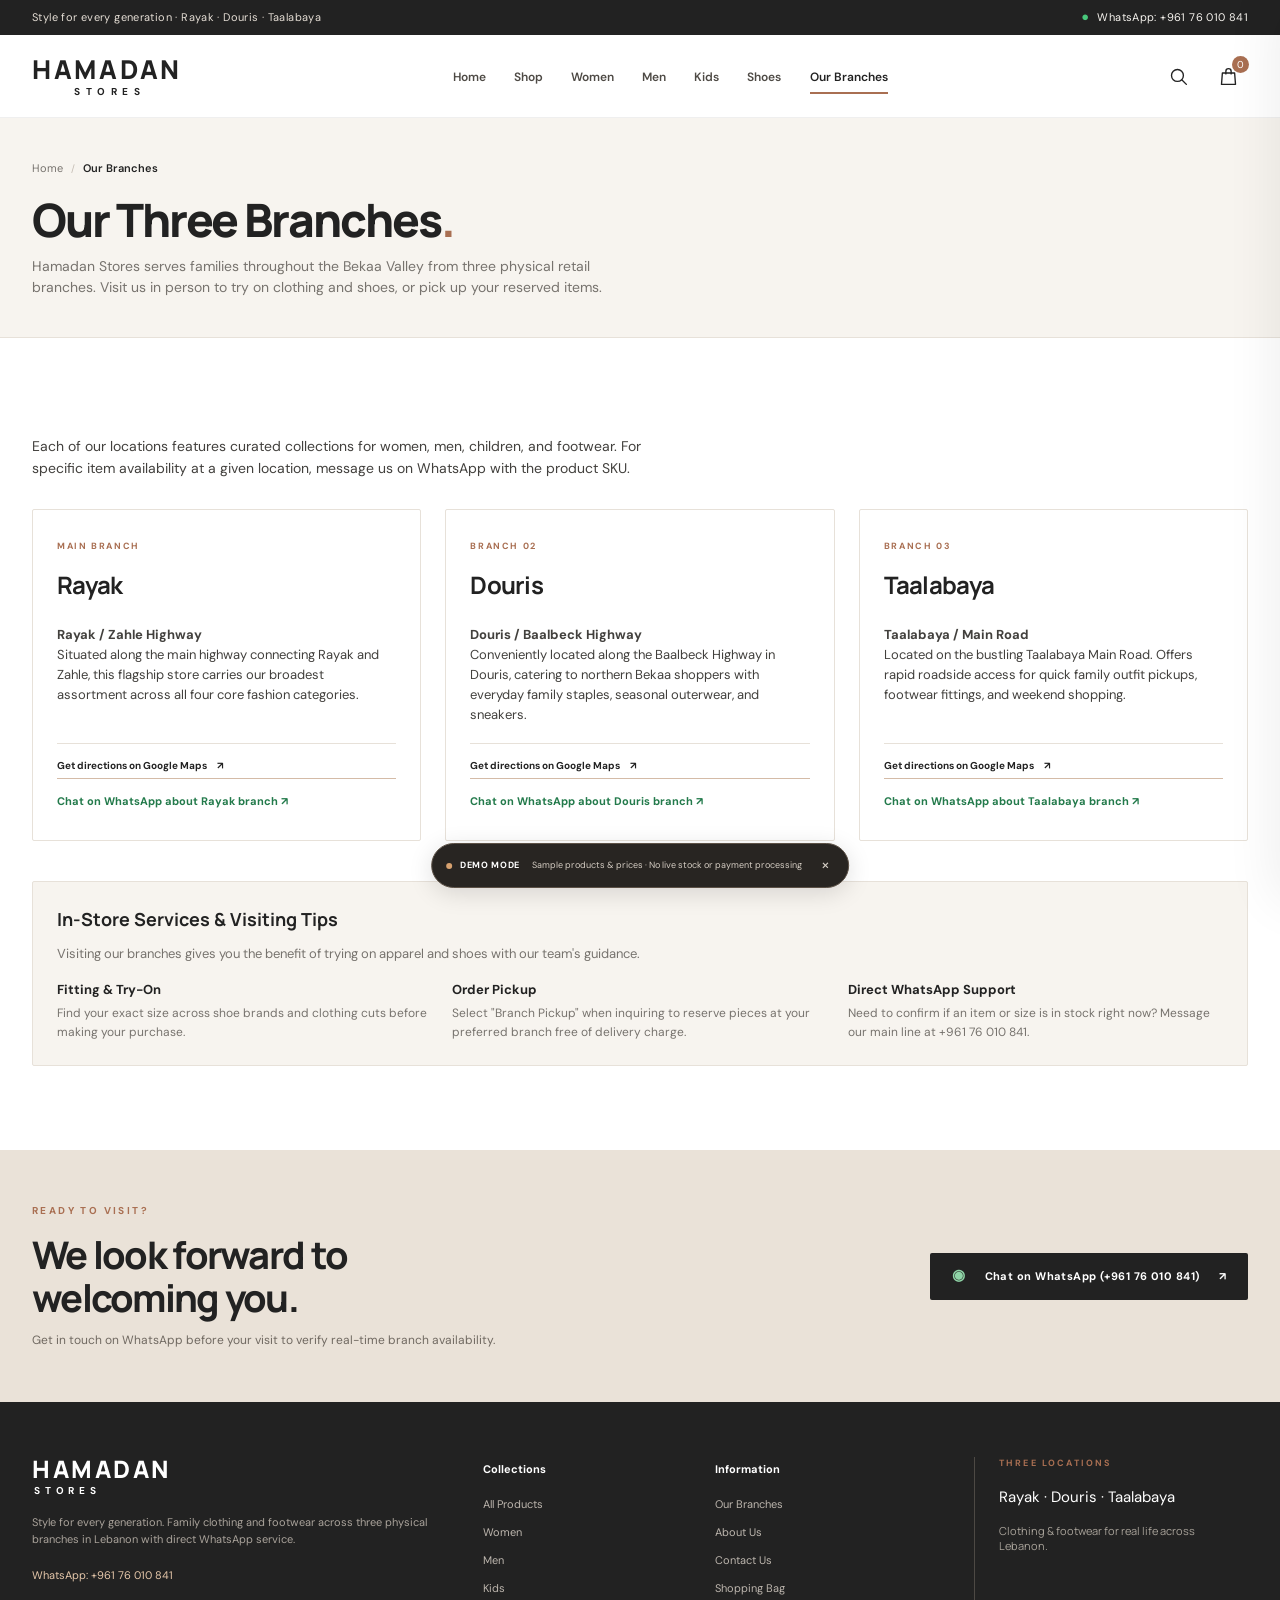
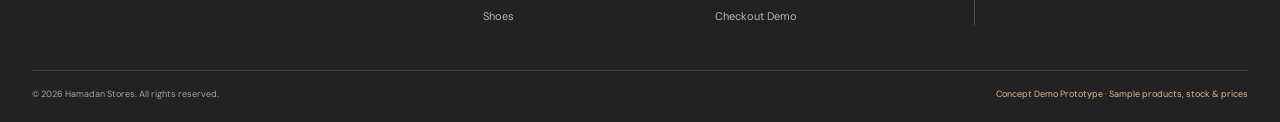
<file: branches.html>
<!doctype html>
<html lang="en">
<head>
  <meta charset="utf-8">
  <meta name="viewport" content="width=device-width, initial-scale=1">
  <meta name="theme-color" content="#222222">
  <meta name="description" content="Visit Hamadan Stores at our three branches: Rayak / Zahle Highway, Douris / Baalbeck Highway, and Taalabaya / Main Road.">
  <title>Our Branches — Hamadan Stores</title>
  <link rel="preconnect" href="https://fonts.googleapis.com">
  <link rel="preconnect" href="https://fonts.gstatic.com" crossorigin>
  <link href="https://fonts.googleapis.com/css2?family=DM+Sans:wght@400;500;600;700&family=Manrope:wght@400;500;600;700;800&display=swap" rel="stylesheet">
  <link rel="stylesheet" href="css/style.css">
  <link rel="stylesheet" href="css/components.css">
  <script src="js/products.js" defer></script>
  <script src="js/app.js" defer></script>
</head>
<body>
  <!-- Announcement Bar -->
  <div class="announcement-bar">
    <div class="announcement-inner">
      <span class="announcement-message">Style for every generation · Rayak · Douris · Taalabaya</span>
      <a class="announcement-whatsapp" href="https://wa.me/96176010841" target="_blank" rel="noopener">
        <span class="whatsapp-dot">●</span> WhatsApp: +961 76 010 841
      </a>
    </div>
  </div>

  <!-- Shared Site Header -->
  <header class="site-header" id="top">
    <div class="header-main container">
      <button class="icon-button mobile-menu-toggle" id="mobileMenuToggle" aria-label="Open navigation menu" aria-expanded="false" aria-controls="mainNav">
        <span class="menu-lines"></span>
      </button>
      <a class="wordmark" href="index.html" aria-label="Hamadan Stores home">
        <span>HAMADAN</span><small>STORES</small>
      </a>
      <nav class="main-nav" id="mainNav" aria-label="Main navigation">
        <a class="nav-link" href="index.html" data-nav="home">Home</a>
        <a class="nav-link" href="shop.html" data-nav="shop">Shop</a>
        <a class="nav-link" href="shop.html?category=Women" data-nav="women">Women</a>
        <a class="nav-link" href="shop.html?category=Men" data-nav="men">Men</a>
        <a class="nav-link" href="shop.html?category=Kids" data-nav="kids">Kids</a>
        <a class="nav-link" href="shop.html?category=Shoes" data-nav="shoes">Shoes</a>
        <a class="nav-link active" href="branches.html" data-nav="branches">Our Branches</a>
        <div class="mobile-nav-extra">
          <a class="nav-link" href="about.html" data-nav="about">About Us</a>
          <a class="nav-link" href="contact.html" data-nav="contact">Contact</a>
          <a class="nav-link mobile-cart-link" href="cart.html">Shopping Bag (<span class="mobile-cart-badge">0</span>)</a>
          <a class="nav-link mobile-wa-link" href="https://wa.me/96176010841" target="_blank" rel="noopener">Chat on WhatsApp ↗</a>
        </div>
      </nav>
      <div class="header-actions">
        <button class="icon-button" id="searchToggle" aria-label="Search products" title="Search">
          <svg viewBox="0 0 24 24" aria-hidden="true"><circle cx="10.8" cy="10.8" r="6.8"></circle><path d="m16 16 5 5"></path></svg>
        </button>
        <button class="icon-button cart-button" id="cartToggle" aria-label="Open shopping bag" title="Shopping bag">
          <svg viewBox="0 0 24 24" aria-hidden="true"><path d="M5 8h14l1 13H4L5 8Z"></path><path d="M9 9V6a3 3 0 0 1 6 0v3"></path></svg>
          <span class="cart-count" id="cartCount">0</span>
        </button>
      </div>
    </div>
    <div class="search-panel" id="searchPanel" hidden>
      <div class="container search-inner">
        <label for="siteSearch">What are you looking for?</label>
        <div class="search-input-wrap">
          <input id="siteSearch" type="search" placeholder="Search jackets, sneakers, hoodies..." autocomplete="off">
          <button class="button button-dark" id="searchSubmit" type="button">Search</button>
        </div>
      </div>
    </div>
  </header>

  <main>
    <!-- Page Header & Breadcrumbs -->
    <section class="page-header">
      <div class="container">
        <nav class="breadcrumbs" aria-label="Breadcrumb">
          <a href="index.html">Home</a>
          <span class="crumb-sep">/</span>
          <span class="crumb-current">Our Branches</span>
        </nav>
        <h1>Our Three Branches<span class="heading-period">.</span></h1>
        <p>Hamadan Stores serves families throughout the Bekaa Valley from three physical retail branches. Visit us in person to try on clothing and shoes, or pick up your reserved items.</p>
      </div>
    </section>

    <!-- Branches List Section -->
    <section class="section-pad">
      <div class="container">
        <p class="branches-header-note">
          Each of our locations features curated collections for women, men, children, and footwear. For specific item availability at a given location, message us on WhatsApp with the product SKU.
        </p>

        <!-- 3 Branch Cards Grid -->
        <div class="branches-page-grid">
          <!-- Branch 1 -->
          <article class="branch-full-card">
            <span class="branch-badge">Main Branch</span>
            <h2>Rayak</h2>
            <p class="branch-address-text">
              <strong>Rayak / Zahle Highway</strong><br>
              Situated along the main highway connecting Rayak and Zahle, this flagship store carries our broadest assortment across all four core fashion categories.
            </p>
            <div class="branch-actions">
              <a href="https://www.google.com/maps/search/?api=1&query=Hamadan+Stores+Rayak+Zahle+Highway+Lebanon" target="_blank" rel="noopener" class="branch-link">
                Get directions on Google Maps <span>↗</span>
              </a>
              <a href="https://wa.me/96176010841?text=Hello%20Hamadan%20Stores!%20I%20have%20an%20inquiry%20regarding%20the%20Rayak%20branch." target="_blank" rel="noopener" style="font-size: 11px; color: var(--green); font-weight: 700; margin-top: 6px;">
                Chat on WhatsApp about Rayak branch ↗
              </a>
            </div>
          </article>

          <!-- Branch 2 -->
          <article class="branch-full-card">
            <span class="branch-badge">Branch 02</span>
            <h2>Douris</h2>
            <p class="branch-address-text">
              <strong>Douris / Baalbeck Highway</strong><br>
              Conveniently located along the Baalbeck Highway in Douris, catering to northern Bekaa shoppers with everyday family staples, seasonal outerwear, and sneakers.
            </p>
            <div class="branch-actions">
              <a href="https://www.google.com/maps/search/?api=1&query=Hamadan+Stores+Douris+Baalbeck+Highway+Lebanon" target="_blank" rel="noopener" class="branch-link">
                Get directions on Google Maps <span>↗</span>
              </a>
              <a href="https://wa.me/96176010841?text=Hello%20Hamadan%20Stores!%20I%20have%20an%20inquiry%20regarding%20the%20Douris%20branch." target="_blank" rel="noopener" style="font-size: 11px; color: var(--green); font-weight: 700; margin-top: 6px;">
                Chat on WhatsApp about Douris branch ↗
              </a>
            </div>
          </article>

          <!-- Branch 3 -->
          <article class="branch-full-card">
            <span class="branch-badge">Branch 03</span>
            <h2>Taalabaya</h2>
            <p class="branch-address-text">
              <strong>Taalabaya / Main Road</strong><br>
              Located on the bustling Taalabaya Main Road. Offers rapid roadside access for quick family outfit pickups, footwear fittings, and weekend shopping.
            </p>
            <div class="branch-actions">
              <a href="https://www.google.com/maps/search/?api=1&query=Hamadan+Stores+Taalabaya+Main+Road+Lebanon" target="_blank" rel="noopener" class="branch-link">
                Get directions on Google Maps <span>↗</span>
              </a>
              <a href="https://wa.me/96176010841?text=Hello%20Hamadan%20Stores!%20I%20have%20an%20inquiry%20regarding%20the%20Taalabaya%20branch." target="_blank" rel="noopener" style="font-size: 11px; color: var(--green); font-weight: 700; margin-top: 6px;">
                Chat on WhatsApp about Taalabaya branch ↗
              </a>
            </div>
          </article>
        </div>

        <!-- Branch Tips & Pickup Info -->
        <div class="branch-tips-box">
          <h3>In-Store Services &amp; Visiting Tips</h3>
          <p style="font-size: 13px; color: var(--muted); margin: 0;">Visiting our branches gives you the benefit of trying on apparel and shoes with our team's guidance.</p>
          <div class="branch-tips-grid">
            <div>
              <strong>Fitting &amp; Try-On</strong>
              <p style="color: var(--muted); margin: 0;">Find your exact size across shoe brands and clothing cuts before making your purchase.</p>
            </div>
            <div>
              <strong>Order Pickup</strong>
              <p style="color: var(--muted); margin: 0;">Select "Branch Pickup" when inquiring to reserve pieces at your preferred branch free of delivery charge.</p>
            </div>
            <div>
              <strong>Direct WhatsApp Support</strong>
              <p style="color: var(--muted); margin: 0;">Need to confirm if an item or size is in stock right now? Message our main line at +961 76 010 841.</p>
            </div>
          </div>
        </div>
      </div>
    </section>

    <!-- Social / WhatsApp Banner -->
    <section class="social-section">
      <div class="container social-inner">
        <div>
          <p class="eyebrow">READY TO VISIT?</p>
          <h2>We look forward to<br>welcoming you.</h2>
          <p>Get in touch on WhatsApp before your visit to verify real-time branch availability.</p>
        </div>
        <a class="button button-dark" href="https://wa.me/96176010841" target="_blank" rel="noopener">
          <span class="whatsapp-symbol">◉</span> Chat on WhatsApp (+961 76 010 841) <span>↗</span>
        </a>
      </div>
    </section>
  </main>

  <!-- Shared Footer -->
  <footer class="site-footer">
    <div class="container footer-main">
      <div class="footer-brand">
        <a class="wordmark wordmark-footer" href="index.html"><span>HAMADAN</span><small>STORES</small></a>
        <p>Style for every generation. Family clothing and footwear across three physical branches in Lebanon with direct WhatsApp service.</p>
        <a href="https://wa.me/96176010841" target="_blank" rel="noopener" class="footer-contact">WhatsApp: +961 76 010 841</a>
      </div>
      <div class="footer-column">
        <h3>Collections</h3>
        <a href="shop.html">All Products</a>
        <a href="shop.html?category=Women">Women</a>
        <a href="shop.html?category=Men">Men</a>
        <a href="shop.html?category=Kids">Kids</a>
        <a href="shop.html?category=Shoes">Shoes</a>
      </div>
      <div class="footer-column">
        <h3>Information</h3>
        <a href="branches.html">Our Branches</a>
        <a href="about.html">About Us</a>
        <a href="contact.html">Contact Us</a>
        <a href="cart.html">Shopping Bag</a>
        <a href="checkout.html">Checkout Demo</a>
      </div>
      <div class="footer-note">
        <p class="eyebrow">THREE LOCATIONS</p>
        <p>Rayak · Douris · Taalabaya</p>
        <p style="font-size: 11px; color: #a9a39a; margin-top: 8px;">Clothing &amp; footwear for real life across Lebanon.</p>
      </div>
    </div>
    <div class="container footer-bottom">
      <span>© <span id="currentYear"></span> Hamadan Stores. All rights reserved.</span>
      <span class="demo-label">Concept Demo Prototype · Sample products, stock &amp; prices</span>
    </div>
  </footer>

  <!-- Shared Cart Drawer -->
  <div class="drawer-backdrop" id="drawerBackdrop" hidden></div>
  <aside class="cart-drawer" id="cartDrawer" aria-labelledby="cartHeading" aria-hidden="true">
    <div class="drawer-header">
      <div>
        <p class="eyebrow">YOUR SELECTION</p>
        <h2 id="cartHeading">Shopping bag <span id="drawerCartCount">(0)</span></h2>
      </div>
      <button class="icon-button" id="cartClose" aria-label="Close shopping bag">
        <svg viewBox="0 0 24 24" aria-hidden="true"><path d="m6 6 12 12M18 6 6 18"></path></svg>
      </button>
    </div>
    <div class="cart-demo-notice">Demo mode: Cart is saved in your browser's localStorage.</div>
    <div class="cart-items" id="cartItems"></div>
    <div class="cart-empty" id="cartEmpty">
      <div class="empty-bag">◇</div>
      <h3>Your bag is waiting</h3>
      <p>Find something for everyone in the family.</p>
      <a class="button button-dark" href="shop.html" id="continueShopping">Explore the shop</a>
    </div>
    <div class="drawer-footer" id="drawerFooter" hidden>
      <div class="subtotal-row">
        <span>Estimated Subtotal</span>
        <strong id="cartSubtotal">$0.00</strong>
      </div>
      <p>Delivery or pickup confirmed with the store.</p>
      <button class="button button-dark button-full" id="checkoutButton" type="button">Continue to checkout <span>→</span></button>
      <a class="whatsapp-checkout" id="whatsappCheckout" href="https://wa.me/96176010841" target="_blank" rel="noopener">Or send your selection on WhatsApp ↗</a>
    </div>
  </aside>

  <!-- Global Toast -->
  <div class="toast" id="toast" role="status" aria-live="polite"></div>

  <!-- Demo Notice Banner -->
  <div class="demo-banner" role="note">
    <span class="demo-banner-dot"></span>
    <strong>DEMO MODE</strong>
    <span>Sample products &amp; prices · No live stock or payment processing</span>
    <button id="dismissDemoBanner" aria-label="Dismiss demo notice">×</button>
  </div>
</body>
</html>
</file>
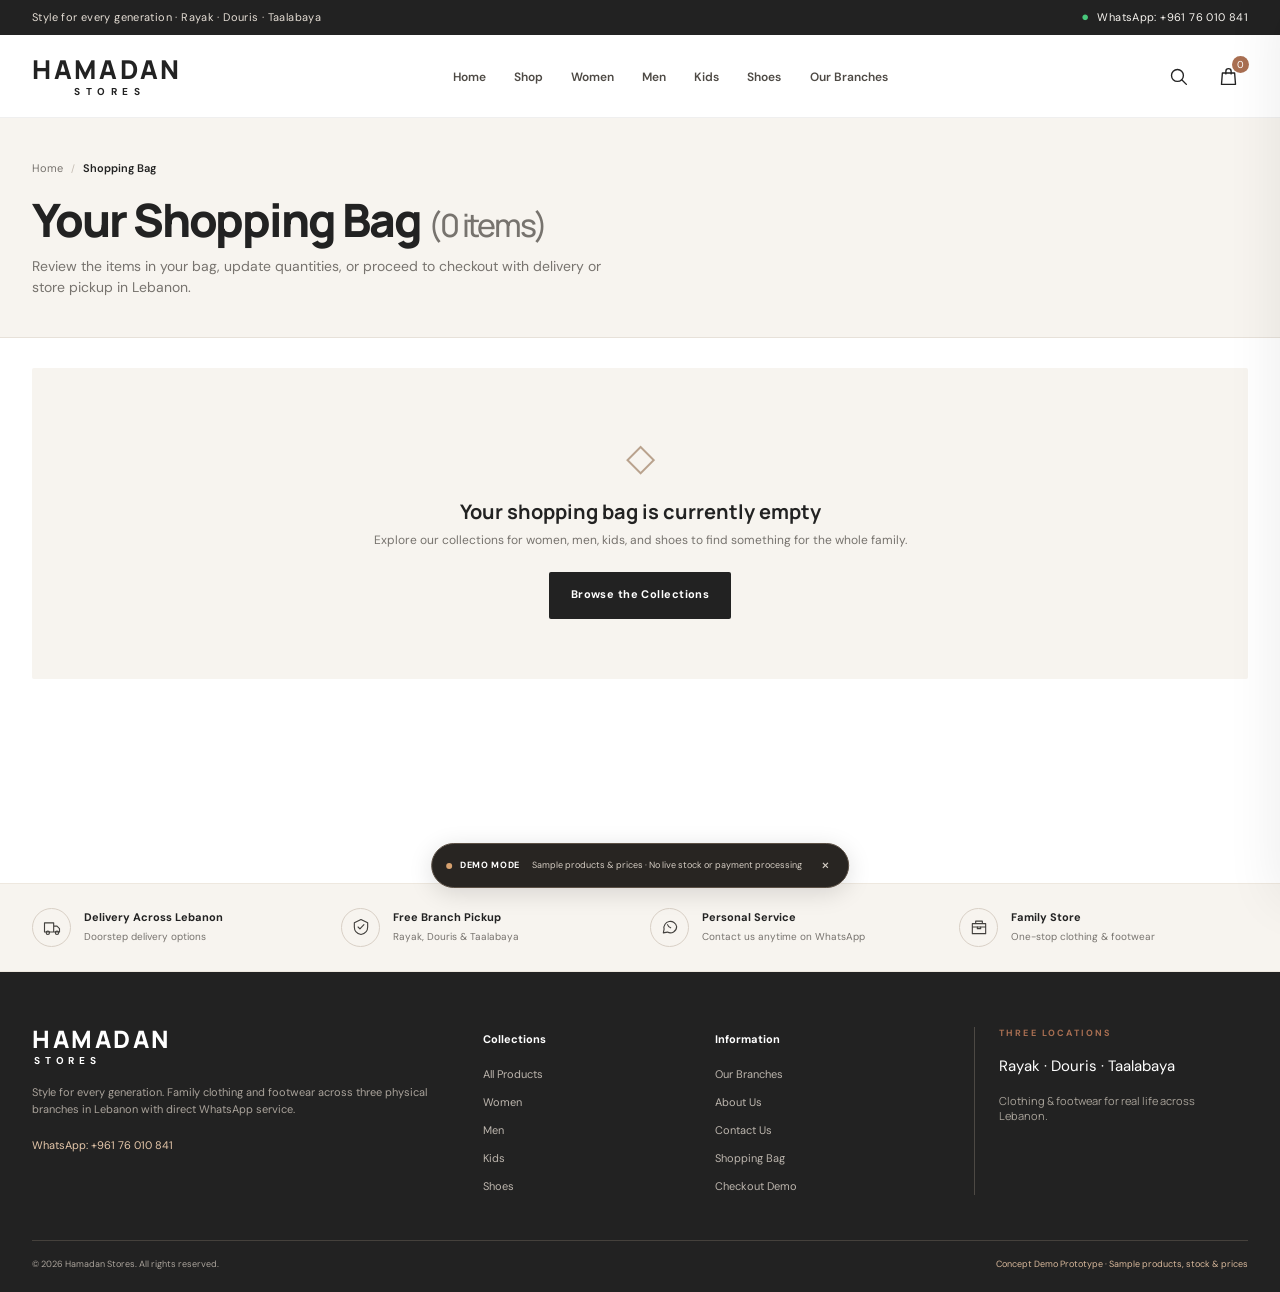
<file: cart.html>
<!doctype html>
<html lang="en">
<head>
  <meta charset="utf-8">
  <meta name="viewport" content="width=device-width, initial-scale=1">
  <meta name="theme-color" content="#222222">
  <meta name="description" content="View items in your Hamadan Stores shopping bag, adjust quantities, and proceed to checkout.">
  <title>Shopping Bag — Hamadan Stores</title>
  <link rel="preconnect" href="https://fonts.googleapis.com">
  <link rel="preconnect" href="https://fonts.gstatic.com" crossorigin>
  <link href="https://fonts.googleapis.com/css2?family=DM+Sans:wght@400;500;600;700&family=Manrope:wght@400;500;600;700;800&display=swap" rel="stylesheet">
  <link rel="stylesheet" href="css/style.css">
  <link rel="stylesheet" href="css/components.css">
  <script src="js/products.js" defer></script>
  <script src="js/app.js" defer></script>
  <script src="js/cart.js" defer></script>
</head>
<body>
  <!-- Announcement Bar -->
  <div class="announcement-bar">
    <div class="announcement-inner">
      <span class="announcement-message">Style for every generation · Rayak · Douris · Taalabaya</span>
      <a class="announcement-whatsapp" href="https://wa.me/96176010841" target="_blank" rel="noopener">
        <span class="whatsapp-dot">●</span> WhatsApp: +961 76 010 841
      </a>
    </div>
  </div>

  <!-- Shared Site Header -->
  <header class="site-header" id="top">
    <div class="header-main container">
      <button class="icon-button mobile-menu-toggle" id="mobileMenuToggle" aria-label="Open navigation menu" aria-expanded="false" aria-controls="mainNav">
        <span class="menu-lines"></span>
      </button>
      <a class="wordmark" href="index.html" aria-label="Hamadan Stores home">
        <span>HAMADAN</span><small>STORES</small>
      </a>
      <nav class="main-nav" id="mainNav" aria-label="Main navigation">
        <a class="nav-link" href="index.html" data-nav="home">Home</a>
        <a class="nav-link" href="shop.html" data-nav="shop">Shop</a>
        <a class="nav-link" href="shop.html?category=Women" data-nav="women">Women</a>
        <a class="nav-link" href="shop.html?category=Men" data-nav="men">Men</a>
        <a class="nav-link" href="shop.html?category=Kids" data-nav="kids">Kids</a>
        <a class="nav-link" href="shop.html?category=Shoes" data-nav="shoes">Shoes</a>
        <a class="nav-link" href="branches.html" data-nav="branches">Our Branches</a>
        <div class="mobile-nav-extra">
          <a class="nav-link" href="about.html" data-nav="about">About Us</a>
          <a class="nav-link" href="contact.html" data-nav="contact">Contact</a>
          <a class="nav-link mobile-cart-link active" href="cart.html">Shopping Bag (<span class="mobile-cart-badge">0</span>)</a>
          <a class="nav-link mobile-wa-link" href="https://wa.me/96176010841" target="_blank" rel="noopener">Chat on WhatsApp ↗</a>
        </div>
      </nav>
      <div class="header-actions">
        <button class="icon-button" id="searchToggle" aria-label="Search products" title="Search">
          <svg viewBox="0 0 24 24" aria-hidden="true"><circle cx="10.8" cy="10.8" r="6.8"></circle><path d="m16 16 5 5"></path></svg>
        </button>
        <button class="icon-button cart-button" id="cartToggle" aria-label="Open shopping bag" title="Shopping bag">
          <svg viewBox="0 0 24 24" aria-hidden="true"><path d="M5 8h14l1 13H4L5 8Z"></path><path d="M9 9V6a3 3 0 0 1 6 0v3"></path></svg>
          <span class="cart-count" id="cartCount">0</span>
        </button>
      </div>
    </div>
    <div class="search-panel" id="searchPanel" hidden>
      <div class="container search-inner">
        <label for="siteSearch">What are you looking for?</label>
        <div class="search-input-wrap">
          <input id="siteSearch" type="search" placeholder="Search jackets, sneakers, hoodies..." autocomplete="off">
          <button class="button button-dark" id="searchSubmit" type="button">Search</button>
        </div>
      </div>
    </div>
  </header>

  <main>
    <!-- Page Header & Breadcrumbs -->
    <section class="page-header">
      <div class="container">
        <nav class="breadcrumbs" aria-label="Breadcrumb">
          <a href="index.html">Home</a>
          <span class="crumb-sep">/</span>
          <span class="crumb-current">Shopping Bag</span>
        </nav>
        <h1>Your Shopping Bag <span id="cartPageCount" style="font-weight: 500; font-size: clamp(22px, 2.5vw, 32px); color: var(--muted);"></span></h1>
        <p>Review the items in your bag, update quantities, or proceed to checkout with delivery or store pickup in Lebanon.</p>
      </div>
    </section>

    <!-- Cart Layout Container -->
    <section class="section-pad" style="padding-top: 30px;">
      <div class="container">
        <!-- Empty Cart Notice -->
        <div class="cart-empty" id="cartPageEmpty" style="padding: 60px 20px; background: var(--paper); border-radius: 2px;" hidden>
          <div class="empty-bag">◇</div>
          <h3>Your shopping bag is currently empty</h3>
          <p>Explore our collections for women, men, kids, and shoes to find something for the whole family.</p>
          <a class="button button-dark" href="shop.html">Browse the Collections</a>
        </div>

        <!-- 2-Column Cart Layout -->
        <div class="cart-page-layout">
          <!-- Left: Items List -->
          <div id="cartPageItems"></div>

          <!-- Right: Order Summary Sidebar -->
          <div id="cartPageSummary"></div>
        </div>
      </div>
    </section>

    <!-- Services Banner -->
    <section class="service-strip" aria-label="Store services">
      <div class="container service-grid">
        <div class="service-item">
          <span class="service-icon"><svg viewBox="0 0 24 24" aria-hidden="true"><path d="M3 7h11v11H3zM14 11h4l3 3v4h-7z"></path><circle cx="7" cy="19" r="2"></circle><circle cx="18" cy="19" r="2"></circle></svg></span>
          <div><strong>Delivery Across Lebanon</strong><small>Doorstep delivery options</small></div>
        </div>
        <div class="service-item">
          <span class="service-icon"><svg viewBox="0 0 24 24" aria-hidden="true"><path d="M12 3 20 7v5c0 5-3.5 8-8 9-4.5-1-8-4-8-9V7l8-4Z"></path><path d="m8.5 12 2.2 2.2 4.8-5"></path></svg></span>
          <div><strong>Free Branch Pickup</strong><small>Rayak, Douris &amp; Taalabaya</small></div>
        </div>
        <div class="service-item">
          <span class="service-icon"><svg viewBox="0 0 24 24" aria-hidden="true"><path d="M20 11.5a7.5 7.5 0 0 1-11.1 6.6L4 19l.9-4.5A7.5 7.5 0 1 1 20 11.5Z"></path><path d="M9 9.2c.7 2 1.8 3.1 3.8 3.8"></path></svg></span>
          <div><strong>Personal Service</strong><small>Contact us anytime on WhatsApp</small></div>
        </div>
        <div class="service-item">
          <span class="service-icon"><svg viewBox="0 0 24 24" aria-hidden="true"><path d="M4 8h16v12H4zM8 8V5h8v3M4 12h16"></path><path d="M10 12v2h4v-2"></path></svg></span>
          <div><strong>Family Store</strong><small>One-stop clothing &amp; footwear</small></div>
        </div>
      </div>
    </section>
  </main>

  <!-- Shared Footer -->
  <footer class="site-footer">
    <div class="container footer-main">
      <div class="footer-brand">
        <a class="wordmark wordmark-footer" href="index.html"><span>HAMADAN</span><small>STORES</small></a>
        <p>Style for every generation. Family clothing and footwear across three physical branches in Lebanon with direct WhatsApp service.</p>
        <a href="https://wa.me/96176010841" target="_blank" rel="noopener" class="footer-contact">WhatsApp: +961 76 010 841</a>
      </div>
      <div class="footer-column">
        <h3>Collections</h3>
        <a href="shop.html">All Products</a>
        <a href="shop.html?category=Women">Women</a>
        <a href="shop.html?category=Men">Men</a>
        <a href="shop.html?category=Kids">Kids</a>
        <a href="shop.html?category=Shoes">Shoes</a>
      </div>
      <div class="footer-column">
        <h3>Information</h3>
        <a href="branches.html">Our Branches</a>
        <a href="about.html">About Us</a>
        <a href="contact.html">Contact Us</a>
        <a href="cart.html">Shopping Bag</a>
        <a href="checkout.html">Checkout Demo</a>
      </div>
      <div class="footer-note">
        <p class="eyebrow">THREE LOCATIONS</p>
        <p>Rayak · Douris · Taalabaya</p>
        <p style="font-size: 11px; color: #a9a39a; margin-top: 8px;">Clothing &amp; footwear for real life across Lebanon.</p>
      </div>
    </div>
    <div class="container footer-bottom">
      <span>© <span id="currentYear"></span> Hamadan Stores. All rights reserved.</span>
      <span class="demo-label">Concept Demo Prototype · Sample products, stock &amp; prices</span>
    </div>
  </footer>

  <!-- Shared Cart Drawer -->
  <div class="drawer-backdrop" id="drawerBackdrop" hidden></div>
  <aside class="cart-drawer" id="cartDrawer" aria-labelledby="cartHeading" aria-hidden="true">
    <div class="drawer-header">
      <div>
        <p class="eyebrow">YOUR SELECTION</p>
        <h2 id="cartHeading">Shopping bag <span id="drawerCartCount">(0)</span></h2>
      </div>
      <button class="icon-button" id="cartClose" aria-label="Close shopping bag">
        <svg viewBox="0 0 24 24" aria-hidden="true"><path d="m6 6 12 12M18 6 6 18"></path></svg>
      </button>
    </div>
    <div class="cart-demo-notice">Demo mode: Cart is saved in your browser's localStorage.</div>
    <div class="cart-items" id="cartItems"></div>
    <div class="cart-empty" id="cartEmpty">
      <div class="empty-bag">◇</div>
      <h3>Your bag is waiting</h3>
      <p>Find something for everyone in the family.</p>
      <a class="button button-dark" href="shop.html" id="continueShopping">Explore the shop</a>
    </div>
    <div class="drawer-footer" id="drawerFooter" hidden>
      <div class="subtotal-row">
        <span>Estimated Subtotal</span>
        <strong id="cartSubtotal">$0.00</strong>
      </div>
      <p>Delivery or pickup confirmed with the store.</p>
      <button class="button button-dark button-full" id="checkoutButton" type="button">Continue to checkout <span>→</span></button>
      <a class="whatsapp-checkout" id="whatsappCheckout" href="https://wa.me/96176010841" target="_blank" rel="noopener">Or send your selection on WhatsApp ↗</a>
    </div>
  </aside>

  <!-- Global Toast -->
  <div class="toast" id="toast" role="status" aria-live="polite"></div>

  <!-- Demo Notice Banner -->
  <div class="demo-banner" role="note">
    <span class="demo-banner-dot"></span>
    <strong>DEMO MODE</strong>
    <span>Sample products &amp; prices · No live stock or payment processing</span>
    <button id="dismissDemoBanner" aria-label="Dismiss demo notice">×</button>
  </div>
</body>
</html>
</file>
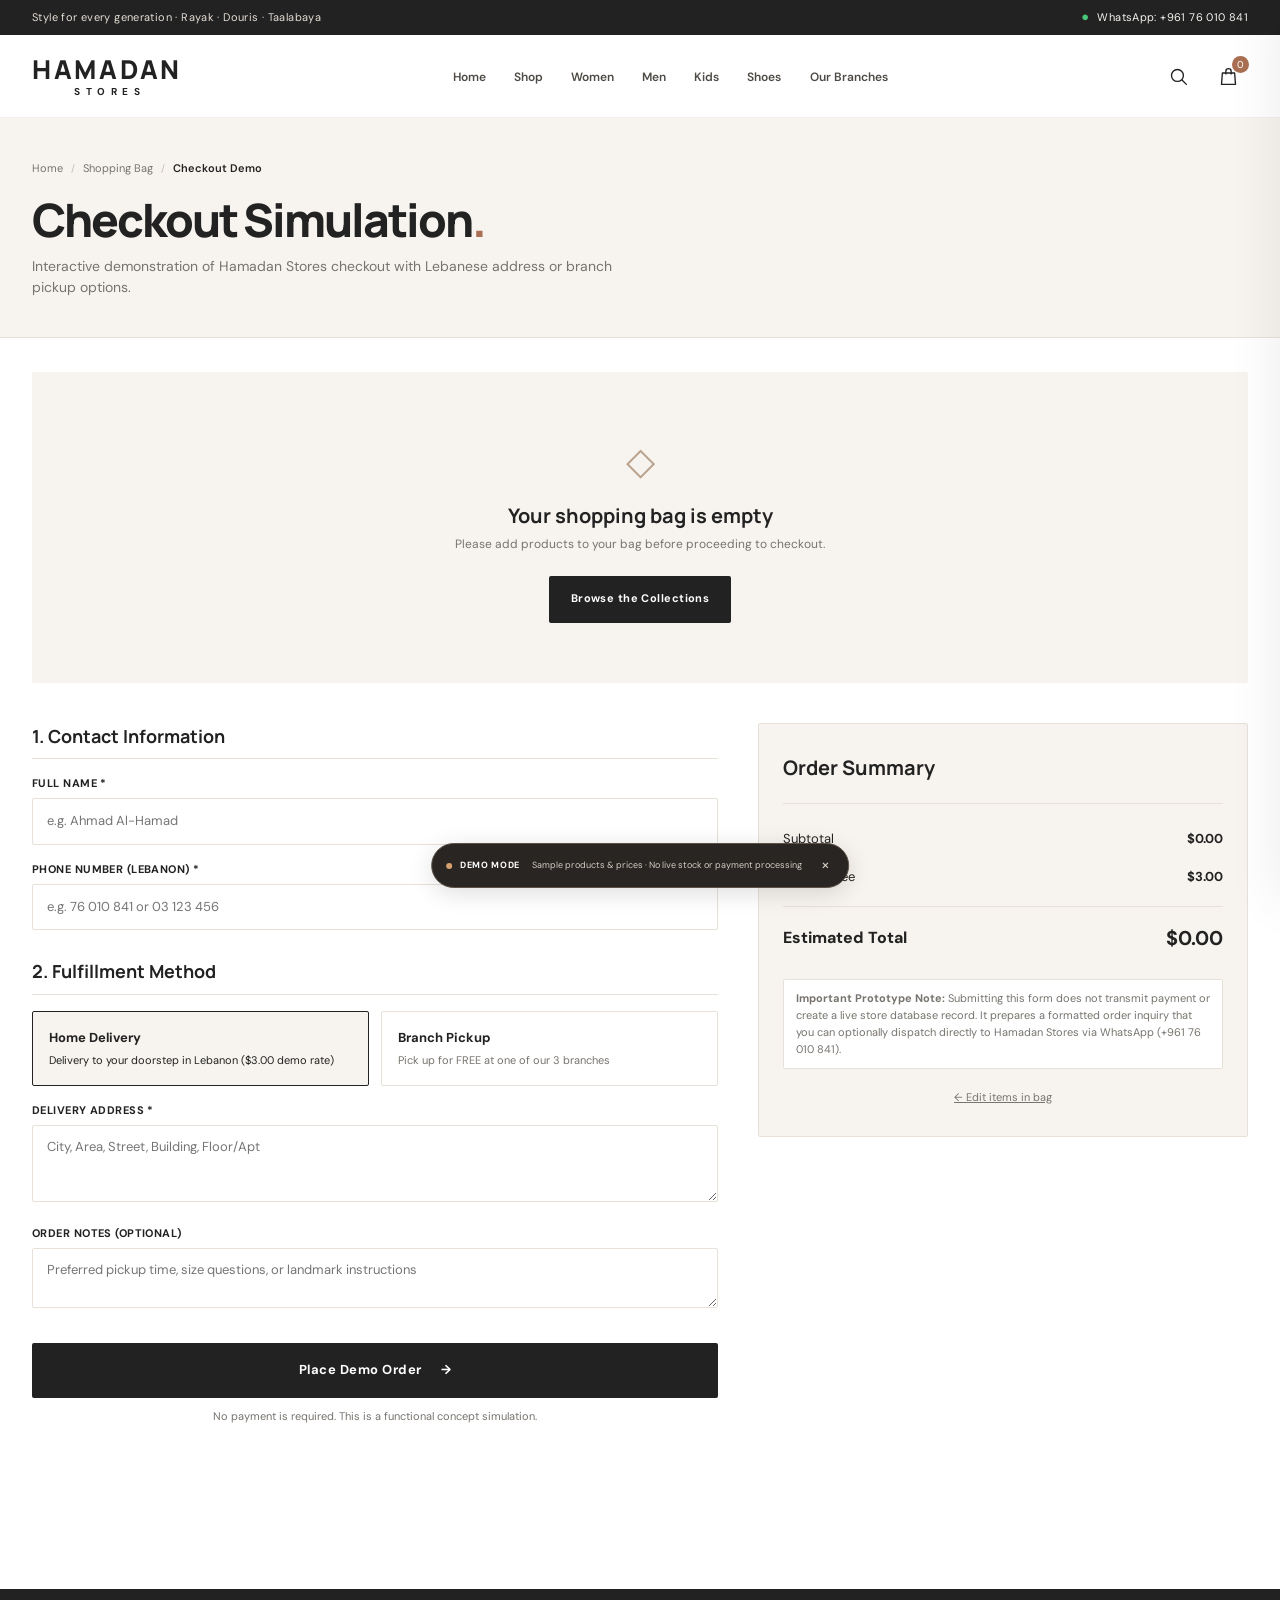
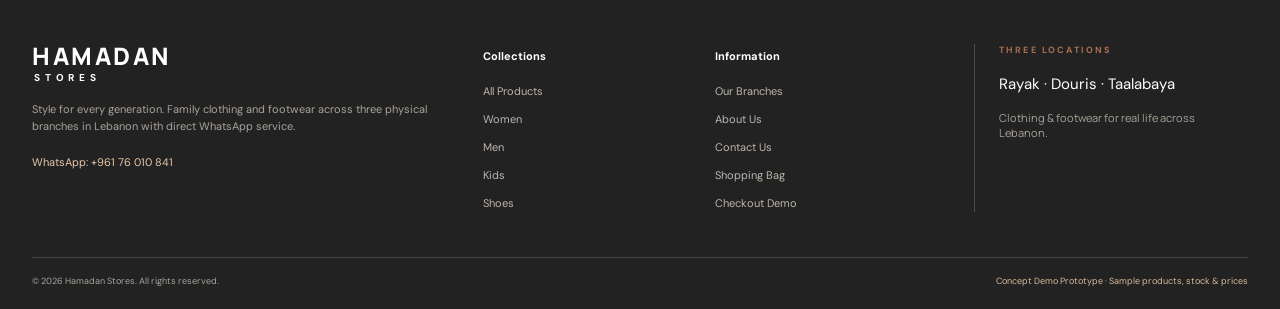
<file: checkout.html>
<!doctype html>
<html lang="en">
<head>
  <meta charset="utf-8">
  <meta name="viewport" content="width=device-width, initial-scale=1">
  <meta name="theme-color" content="#222222">
  <meta name="description" content="Checkout simulation demo for Hamadan Stores with delivery and store pickup options.">
  <title>Checkout Demo — Hamadan Stores</title>
  <link rel="preconnect" href="https://fonts.googleapis.com">
  <link rel="preconnect" href="https://fonts.gstatic.com" crossorigin>
  <link href="https://fonts.googleapis.com/css2?family=DM+Sans:wght@400;500;600;700&family=Manrope:wght@400;500;600;700;800&display=swap" rel="stylesheet">
  <link rel="stylesheet" href="css/style.css">
  <link rel="stylesheet" href="css/components.css">
  <script src="js/products.js" defer></script>
  <script src="js/app.js" defer></script>
  <script src="js/checkout.js" defer></script>
</head>
<body>
  <!-- Announcement Bar -->
  <div class="announcement-bar">
    <div class="announcement-inner">
      <span class="announcement-message">Style for every generation · Rayak · Douris · Taalabaya</span>
      <a class="announcement-whatsapp" href="https://wa.me/96176010841" target="_blank" rel="noopener">
        <span class="whatsapp-dot">●</span> WhatsApp: +961 76 010 841
      </a>
    </div>
  </div>

  <!-- Shared Site Header -->
  <header class="site-header" id="top">
    <div class="header-main container">
      <button class="icon-button mobile-menu-toggle" id="mobileMenuToggle" aria-label="Open navigation menu" aria-expanded="false" aria-controls="mainNav">
        <span class="menu-lines"></span>
      </button>
      <a class="wordmark" href="index.html" aria-label="Hamadan Stores home">
        <span>HAMADAN</span><small>STORES</small>
      </a>
      <nav class="main-nav" id="mainNav" aria-label="Main navigation">
        <a class="nav-link" href="index.html" data-nav="home">Home</a>
        <a class="nav-link" href="shop.html" data-nav="shop">Shop</a>
        <a class="nav-link" href="shop.html?category=Women" data-nav="women">Women</a>
        <a class="nav-link" href="shop.html?category=Men" data-nav="men">Men</a>
        <a class="nav-link" href="shop.html?category=Kids" data-nav="kids">Kids</a>
        <a class="nav-link" href="shop.html?category=Shoes" data-nav="shoes">Shoes</a>
        <a class="nav-link" href="branches.html" data-nav="branches">Our Branches</a>
        <div class="mobile-nav-extra">
          <a class="nav-link" href="about.html" data-nav="about">About Us</a>
          <a class="nav-link" href="contact.html" data-nav="contact">Contact</a>
          <a class="nav-link mobile-cart-link" href="cart.html">Shopping Bag (<span class="mobile-cart-badge">0</span>)</a>
          <a class="nav-link mobile-wa-link" href="https://wa.me/96176010841" target="_blank" rel="noopener">Chat on WhatsApp ↗</a>
        </div>
      </nav>
      <div class="header-actions">
        <button class="icon-button" id="searchToggle" aria-label="Search products" title="Search">
          <svg viewBox="0 0 24 24" aria-hidden="true"><circle cx="10.8" cy="10.8" r="6.8"></circle><path d="m16 16 5 5"></path></svg>
        </button>
        <button class="icon-button cart-button" id="cartToggle" aria-label="Open shopping bag" title="Shopping bag">
          <svg viewBox="0 0 24 24" aria-hidden="true"><path d="M5 8h14l1 13H4L5 8Z"></path><path d="M9 9V6a3 3 0 0 1 6 0v3"></path></svg>
          <span class="cart-count" id="cartCount">0</span>
        </button>
      </div>
    </div>
    <div class="search-panel" id="searchPanel" hidden>
      <div class="container search-inner">
        <label for="siteSearch">What are you looking for?</label>
        <div class="search-input-wrap">
          <input id="siteSearch" type="search" placeholder="Search jackets, sneakers, hoodies..." autocomplete="off">
          <button class="button button-dark" id="searchSubmit" type="button">Search</button>
        </div>
      </div>
    </div>
  </header>

  <main>
    <!-- Page Header & Breadcrumbs -->
    <section class="page-header">
      <div class="container">
        <nav class="breadcrumbs" aria-label="Breadcrumb">
          <a href="index.html">Home</a>
          <span class="crumb-sep">/</span>
          <a href="cart.html">Shopping Bag</a>
          <span class="crumb-sep">/</span>
          <span class="crumb-current">Checkout Demo</span>
        </nav>
        <h1>Checkout Simulation<span class="heading-period">.</span></h1>
        <p>Interactive demonstration of Hamadan Stores checkout with Lebanese address or branch pickup options.</p>
      </div>
    </section>

    <!-- Main Checkout Section -->
    <section class="section-pad" style="padding-top: 34px;">
      <div class="container">
        <!-- Empty Bag State -->
        <div class="cart-empty" id="checkoutEmptyNotice" style="padding: 60px 20px; background: var(--paper); border-radius: 2px;" hidden>
          <div class="empty-bag">◇</div>
          <h3>Your shopping bag is empty</h3>
          <p>Please add products to your bag before proceeding to checkout.</p>
          <a class="button button-dark" href="shop.html">Browse the Collections</a>
        </div>

        <!-- 2-Column Checkout Form Layout -->
        <div class="checkout-layout" id="checkoutContentSection">
          <!-- Left: Checkout Form -->
          <form id="checkoutForm" novalidate>
            <!-- 1. Customer Information -->
            <div class="checkout-form-section">
              <h2>1. Contact Information</h2>
              <div class="form-group" id="nameGroup">
                <label for="checkoutName">Full Name *</label>
                <input type="text" id="checkoutName" class="form-input" placeholder="e.g. Ahmad Al-Hamad" required>
                <div class="form-error">Please enter your full name</div>
              </div>

              <div class="form-group" id="phoneGroup">
                <label for="checkoutPhone">Phone Number (Lebanon) *</label>
                <input type="tel" id="checkoutPhone" class="form-input" placeholder="e.g. 76 010 841 or 03 123 456" required>
                <div class="form-error">Please enter a valid phone number</div>
              </div>
            </div>

            <!-- 2. Delivery or Branch Pickup -->
            <div class="checkout-form-section">
              <h2>2. Fulfillment Method</h2>
              <div class="delivery-options-grid" role="radiogroup" aria-label="Fulfillment Options">
                <label class="delivery-option-card is-selected">
                  <input type="radio" name="deliveryMethod" value="delivery" checked>
                  <strong>Home Delivery</strong>
                  <small>Delivery to your doorstep in Lebanon ($3.00 demo rate)</small>
                </label>
                <label class="delivery-option-card">
                  <input type="radio" name="deliveryMethod" value="pickup">
                  <strong>Branch Pickup</strong>
                  <small>Pick up for FREE at one of our 3 branches</small>
                </label>
              </div>

              <!-- Delivery Address Field -->
              <div class="form-group" id="addressGroup">
                <label for="checkoutAddress">Delivery Address *</label>
                <textarea id="checkoutAddress" class="form-textarea" rows="3" placeholder="City, Area, Street, Building, Floor/Apt" required></textarea>
                <div class="form-error">Please enter your delivery address</div>
              </div>

              <!-- Branch Selector Dropdown -->
              <div class="form-group" id="branchGroup" hidden>
                <label for="checkoutBranch">Select Pickup Branch *</label>
                <select id="checkoutBranch" class="form-select">
                  <option value="">-- Choose a branch --</option>
                  <option value="Rayak / Zahle Highway (Main Branch)">Rayak / Zahle Highway (Main Branch)</option>
                  <option value="Douris / Baalbeck Highway">Douris / Baalbeck Highway</option>
                  <option value="Taalabaya / Main Road">Taalabaya / Main Road</option>
                </select>
                <div class="form-error">Please select a pickup branch</div>
              </div>

              <!-- Order Notes -->
              <div class="form-group">
                <label for="checkoutNotes">Order Notes (Optional)</label>
                <textarea id="checkoutNotes" class="form-textarea" rows="2" placeholder="Preferred pickup time, size questions, or landmark instructions"></textarea>
              </div>
            </div>

            <button type="submit" class="button button-dark button-full" style="padding: 16px; font-size: 13px;">
              Place Demo Order <span>→</span>
            </button>
            <small style="display: block; text-align: center; margin-top: 10px; color: var(--muted); font-size: 11px;">
              No payment is required. This is a functional concept simulation.
            </small>
          </form>

          <!-- Right: Order Summary Sidebar -->
          <div>
            <div class="order-summary-card">
              <h2>Order Summary</h2>
              
              <!-- Mini Items List -->
              <div class="checkout-items-list" id="checkoutItemsList"></div>

              <div class="summary-row">
                <span>Subtotal</span>
                <strong id="checkoutSubtotal">$0.00</strong>
              </div>
              <div class="summary-row">
                <span>Delivery Fee</span>
                <strong id="checkoutDeliveryFee">$3.00</strong>
              </div>
              <div class="summary-row total-row">
                <span>Estimated Total</span>
                <strong id="checkoutTotal" style="color: var(--ink); font-size: 20px;">$0.00</strong>
              </div>

              <div class="summary-notice">
                <strong>Important Prototype Note:</strong>
                Submitting this form does not transmit payment or create a live store database record. It prepares a formatted order inquiry that you can optionally dispatch directly to Hamadan Stores via WhatsApp (+961 76 010 841).
              </div>

              <div style="text-align: center; margin-top: 14px;">
                <a href="cart.html" style="font-size: 11px; text-decoration: underline; color: var(--muted);">
                  ← Edit items in bag
                </a>
              </div>
            </div>
          </div>
        </div>
      </div>
    </section>
  </main>

  <!-- Shared Footer -->
  <footer class="site-footer">
    <div class="container footer-main">
      <div class="footer-brand">
        <a class="wordmark wordmark-footer" href="index.html"><span>HAMADAN</span><small>STORES</small></a>
        <p>Style for every generation. Family clothing and footwear across three physical branches in Lebanon with direct WhatsApp service.</p>
        <a href="https://wa.me/96176010841" target="_blank" rel="noopener" class="footer-contact">WhatsApp: +961 76 010 841</a>
      </div>
      <div class="footer-column">
        <h3>Collections</h3>
        <a href="shop.html">All Products</a>
        <a href="shop.html?category=Women">Women</a>
        <a href="shop.html?category=Men">Men</a>
        <a href="shop.html?category=Kids">Kids</a>
        <a href="shop.html?category=Shoes">Shoes</a>
      </div>
      <div class="footer-column">
        <h3>Information</h3>
        <a href="branches.html">Our Branches</a>
        <a href="about.html">About Us</a>
        <a href="contact.html">Contact Us</a>
        <a href="cart.html">Shopping Bag</a>
        <a href="checkout.html">Checkout Demo</a>
      </div>
      <div class="footer-note">
        <p class="eyebrow">THREE LOCATIONS</p>
        <p>Rayak · Douris · Taalabaya</p>
        <p style="font-size: 11px; color: #a9a39a; margin-top: 8px;">Clothing &amp; footwear for real life across Lebanon.</p>
      </div>
    </div>
    <div class="container footer-bottom">
      <span>© <span id="currentYear"></span> Hamadan Stores. All rights reserved.</span>
      <span class="demo-label">Concept Demo Prototype · Sample products, stock &amp; prices</span>
    </div>
  </footer>

  <!-- Shared Cart Drawer -->
  <div class="drawer-backdrop" id="drawerBackdrop" hidden></div>
  <aside class="cart-drawer" id="cartDrawer" aria-labelledby="cartHeading" aria-hidden="true">
    <div class="drawer-header">
      <div>
        <p class="eyebrow">YOUR SELECTION</p>
        <h2 id="cartHeading">Shopping bag <span id="drawerCartCount">(0)</span></h2>
      </div>
      <button class="icon-button" id="cartClose" aria-label="Close shopping bag">
        <svg viewBox="0 0 24 24" aria-hidden="true"><path d="m6 6 12 12M18 6 6 18"></path></svg>
      </button>
    </div>
    <div class="cart-demo-notice">Demo mode: Cart is saved in your browser's localStorage.</div>
    <div class="cart-items" id="cartItems"></div>
    <div class="cart-empty" id="cartEmpty">
      <div class="empty-bag">◇</div>
      <h3>Your bag is waiting</h3>
      <p>Find something for everyone in the family.</p>
      <a class="button button-dark" href="shop.html" id="continueShopping">Explore the shop</a>
    </div>
    <div class="drawer-footer" id="drawerFooter" hidden>
      <div class="subtotal-row">
        <span>Estimated Subtotal</span>
        <strong id="cartSubtotal">$0.00</strong>
      </div>
      <p>Delivery or pickup confirmed with the store.</p>
      <button class="button button-dark button-full" id="checkoutButton" type="button">Continue to checkout <span>→</span></button>
      <a class="whatsapp-checkout" id="whatsappCheckout" href="https://wa.me/96176010841" target="_blank" rel="noopener">Or send your selection on WhatsApp ↗</a>
    </div>
  </aside>

  <!-- Global Toast -->
  <div class="toast" id="toast" role="status" aria-live="polite"></div>

  <!-- Demo Notice Banner -->
  <div class="demo-banner" role="note">
    <span class="demo-banner-dot"></span>
    <strong>DEMO MODE</strong>
    <span>Sample products &amp; prices · No live stock or payment processing</span>
    <button id="dismissDemoBanner" aria-label="Dismiss demo notice">×</button>
  </div>
</body>
</html>
</file>
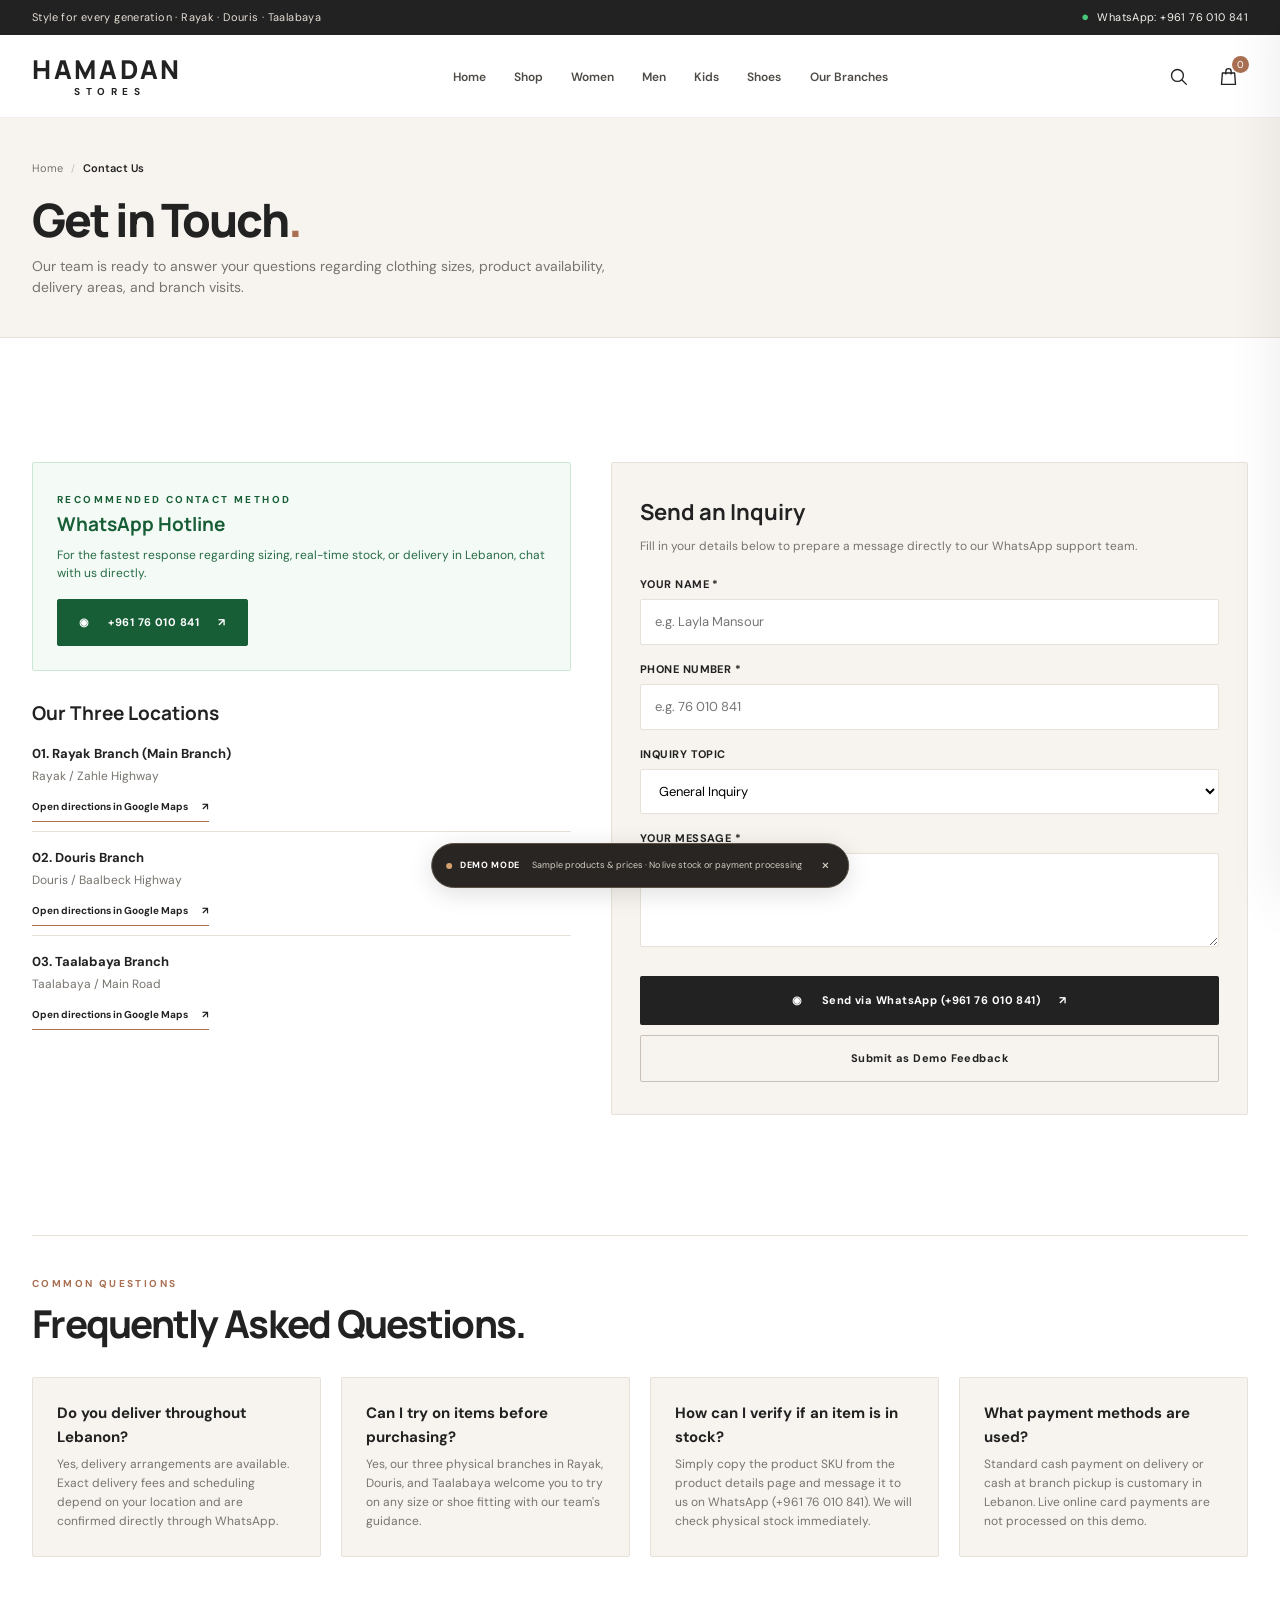
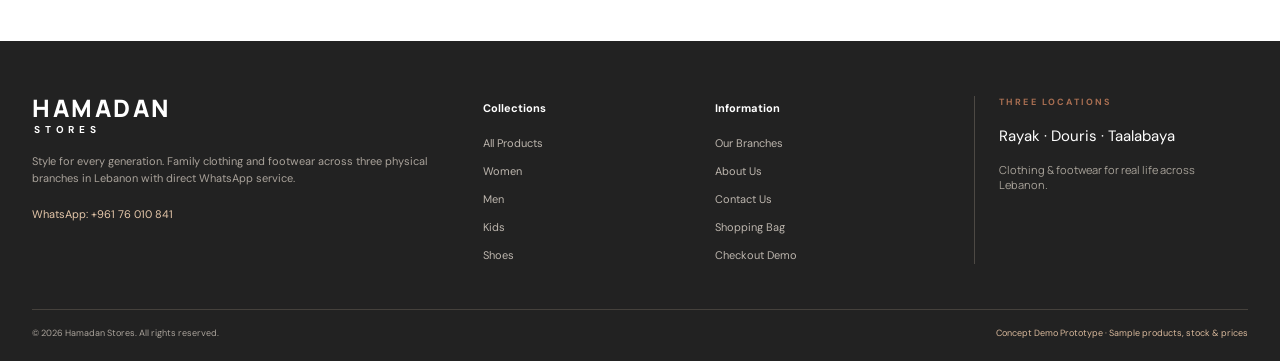
<file: contact.html>
<!doctype html>
<html lang="en">
<head>
  <meta charset="utf-8">
  <meta name="viewport" content="width=device-width, initial-scale=1">
  <meta name="theme-color" content="#222222">
  <meta name="description" content="Get in touch with Hamadan Stores via WhatsApp (+961 76 010 841) or visit our branches in Rayak, Douris, and Taalabaya.">
  <title>Contact Us — Hamadan Stores</title>
  <link rel="preconnect" href="https://fonts.googleapis.com">
  <link rel="preconnect" href="https://fonts.gstatic.com" crossorigin>
  <link href="https://fonts.googleapis.com/css2?family=DM+Sans:wght@400;500;600;700&family=Manrope:wght@400;500;600;700;800&display=swap" rel="stylesheet">
  <link rel="stylesheet" href="css/style.css">
  <link rel="stylesheet" href="css/components.css">
  <script src="js/products.js" defer></script>
  <script src="js/app.js" defer></script>
</head>
<body>
  <!-- Announcement Bar -->
  <div class="announcement-bar">
    <div class="announcement-inner">
      <span class="announcement-message">Style for every generation · Rayak · Douris · Taalabaya</span>
      <a class="announcement-whatsapp" href="https://wa.me/96176010841" target="_blank" rel="noopener">
        <span class="whatsapp-dot">●</span> WhatsApp: +961 76 010 841
      </a>
    </div>
  </div>

  <!-- Shared Site Header -->
  <header class="site-header" id="top">
    <div class="header-main container">
      <button class="icon-button mobile-menu-toggle" id="mobileMenuToggle" aria-label="Open navigation menu" aria-expanded="false" aria-controls="mainNav">
        <span class="menu-lines"></span>
      </button>
      <a class="wordmark" href="index.html" aria-label="Hamadan Stores home">
        <span>HAMADAN</span><small>STORES</small>
      </a>
      <nav class="main-nav" id="mainNav" aria-label="Main navigation">
        <a class="nav-link" href="index.html" data-nav="home">Home</a>
        <a class="nav-link" href="shop.html" data-nav="shop">Shop</a>
        <a class="nav-link" href="shop.html?category=Women" data-nav="women">Women</a>
        <a class="nav-link" href="shop.html?category=Men" data-nav="men">Men</a>
        <a class="nav-link" href="shop.html?category=Kids" data-nav="kids">Kids</a>
        <a class="nav-link" href="shop.html?category=Shoes" data-nav="shoes">Shoes</a>
        <a class="nav-link" href="branches.html" data-nav="branches">Our Branches</a>
        <div class="mobile-nav-extra">
          <a class="nav-link" href="about.html" data-nav="about">About Us</a>
          <a class="nav-link active" href="contact.html" data-nav="contact">Contact</a>
          <a class="nav-link mobile-cart-link" href="cart.html">Shopping Bag (<span class="mobile-cart-badge">0</span>)</a>
          <a class="nav-link mobile-wa-link" href="https://wa.me/96176010841" target="_blank" rel="noopener">Chat on WhatsApp ↗</a>
        </div>
      </nav>
      <div class="header-actions">
        <button class="icon-button" id="searchToggle" aria-label="Search products" title="Search">
          <svg viewBox="0 0 24 24" aria-hidden="true"><circle cx="10.8" cy="10.8" r="6.8"></circle><path d="m16 16 5 5"></path></svg>
        </button>
        <button class="icon-button cart-button" id="cartToggle" aria-label="Open shopping bag" title="Shopping bag">
          <svg viewBox="0 0 24 24" aria-hidden="true"><path d="M5 8h14l1 13H4L5 8Z"></path><path d="M9 9V6a3 3 0 0 1 6 0v3"></path></svg>
          <span class="cart-count" id="cartCount">0</span>
        </button>
      </div>
    </div>
    <div class="search-panel" id="searchPanel" hidden>
      <div class="container search-inner">
        <label for="siteSearch">What are you looking for?</label>
        <div class="search-input-wrap">
          <input id="siteSearch" type="search" placeholder="Search jackets, sneakers, hoodies..." autocomplete="off">
          <button class="button button-dark" id="searchSubmit" type="button">Search</button>
        </div>
      </div>
    </div>
  </header>

  <main>
    <!-- Page Header & Breadcrumbs -->
    <section class="page-header">
      <div class="container">
        <nav class="breadcrumbs" aria-label="Breadcrumb">
          <a href="index.html">Home</a>
          <span class="crumb-sep">/</span>
          <span class="crumb-current">Contact Us</span>
        </nav>
        <h1>Get in Touch<span class="heading-period">.</span></h1>
        <p>Our team is ready to answer your questions regarding clothing sizes, product availability, delivery areas, and branch visits.</p>
      </div>
    </section>

    <!-- Main Contact Section -->
    <section class="section-pad">
      <div class="container">
        <div class="contact-grid">
          <!-- Left Column: Direct WhatsApp & Branch Info -->
          <div>
            <div class="contact-card-highlight">
              <span class="eyebrow" style="color: #175e37; margin-bottom: 6px;">RECOMMENDED CONTACT METHOD</span>
              <h3>WhatsApp Hotline</h3>
              <p>For the fastest response regarding sizing, real-time stock, or delivery in Lebanon, chat with us directly.</p>
              <a href="https://wa.me/96176010841" target="_blank" rel="noopener" class="button button-dark" style="background: #175e37; border-color: #175e37; color: white;">
                <span>◉</span> +961 76 010 841 <span>↗</span>
              </a>
            </div>

            <div style="margin-top: 28px;">
              <h3 style="font-family: var(--font-display); font-size: 19px; margin: 0 0 16px;">Our Three Locations</h3>

              <div style="margin-bottom: 16px; padding-bottom: 14px; border-bottom: 1px solid var(--line);">
                <strong style="display: block; font-size: 13px;">01. Rayak Branch (Main Branch)</strong>
                <span style="font-size: 12px; color: var(--muted); display: block; margin: 3px 0 8px;">Rayak / Zahle Highway</span>
                <a href="https://www.google.com/maps/search/?api=1&query=Hamadan+Stores+Rayak+Zahle+Highway+Lebanon" target="_blank" rel="noopener" class="text-link" style="font-size: 10px;">
                  Open directions in Google Maps <span>↗</span>
                </a>
              </div>

              <div style="margin-bottom: 16px; padding-bottom: 14px; border-bottom: 1px solid var(--line);">
                <strong style="display: block; font-size: 13px;">02. Douris Branch</strong>
                <span style="font-size: 12px; color: var(--muted); display: block; margin: 3px 0 8px;">Douris / Baalbeck Highway</span>
                <a href="https://www.google.com/maps/search/?api=1&query=Hamadan+Stores+Douris+Baalbeck+Highway+Lebanon" target="_blank" rel="noopener" class="text-link" style="font-size: 10px;">
                  Open directions in Google Maps <span>↗</span>
                </a>
              </div>

              <div style="margin-bottom: 16px; padding-bottom: 14px;">
                <strong style="display: block; font-size: 13px;">03. Taalabaya Branch</strong>
                <span style="font-size: 12px; color: var(--muted); display: block; margin: 3px 0 8px;">Taalabaya / Main Road</span>
                <a href="https://www.google.com/maps/search/?api=1&query=Hamadan+Stores+Taalabaya+Main+Road+Lebanon" target="_blank" rel="noopener" class="text-link" style="font-size: 10px;">
                  Open directions in Google Maps <span>↗</span>
                </a>
              </div>
            </div>
          </div>

          <!-- Right Column: Interactive Quick Inquiry Form -->
          <div style="background: var(--paper); padding: 32px 28px; border-radius: 2px; border: 1px solid var(--line);">
            <h2 style="font-family: var(--font-display); font-size: 22px; margin: 0 0 8px;">Send an Inquiry</h2>
            <p style="font-size: 12px; color: var(--muted); margin: 0 0 20px;">
              Fill in your details below to prepare a message directly to our WhatsApp support team.
            </p>

            <form id="contactInquiryForm" novalidate>
              <div class="form-group" id="cNameGroup">
                <label for="cName">Your Name *</label>
                <input type="text" id="cName" class="form-input" placeholder="e.g. Layla Mansour" required>
                <div class="form-error">Please enter your name</div>
              </div>

              <div class="form-group" id="cPhoneGroup">
                <label for="cPhone">Phone Number *</label>
                <input type="tel" id="cPhone" class="form-input" placeholder="e.g. 76 010 841" required>
                <div class="form-error">Please enter your phone number</div>
              </div>

              <div class="form-group">
                <label for="cTopic">Inquiry Topic</label>
                <select id="cTopic" class="form-select">
                  <option value="General Question">General Inquiry</option>
                  <option value="Product Sizing & Stock">Product Sizing &amp; Stock</option>
                  <option value="Delivery to My Area">Delivery to My Area</option>
                  <option value="Branch Visit / Pickup">Branch Visit / Pickup</option>
                </select>
              </div>

              <div class="form-group" id="cMsgGroup">
                <label for="cMessage">Your Message *</label>
                <textarea id="cMessage" class="form-textarea" rows="4" placeholder="How can we assist you today?" required></textarea>
                <div class="form-error">Please enter your message</div>
              </div>

              <div style="display: flex; flex-direction: column; gap: 10px; margin-top: 22px;">
                <button type="submit" class="button button-dark button-full" style="padding: 15px;">
                  <span>◉</span> Send via WhatsApp (+961 76 010 841) <span>↗</span>
                </button>
                <button type="button" id="contactDemoSubmit" class="button button-outline button-full">
                  Submit as Demo Feedback
                </button>
              </div>
            </form>
          </div>
        </div>

        <!-- FAQ Section -->
        <div style="margin-top: 50px; padding-top: 40px; border-top: 1px solid var(--line);">
          <div class="section-heading">
            <p class="eyebrow">COMMON QUESTIONS</p>
            <h2>Frequently Asked Questions.</h2>
          </div>
          <div style="display: grid; grid-template-columns: repeat(auto-fit, minmax(280px, 1fr)); gap: 20px;">
            <div class="branch-tips-box" style="margin-top: 0;">
              <strong>Do you deliver throughout Lebanon?</strong>
              <p style="font-size: 12px; color: var(--muted); margin: 6px 0 0; line-height: 1.6;">
                Yes, delivery arrangements are available. Exact delivery fees and scheduling depend on your location and are confirmed directly through WhatsApp.
              </p>
            </div>
            <div class="branch-tips-box" style="margin-top: 0;">
              <strong>Can I try on items before purchasing?</strong>
              <p style="font-size: 12px; color: var(--muted); margin: 6px 0 0; line-height: 1.6;">
                Yes, our three physical branches in Rayak, Douris, and Taalabaya welcome you to try on any size or shoe fitting with our team's guidance.
              </p>
            </div>
            <div class="branch-tips-box" style="margin-top: 0;">
              <strong>How can I verify if an item is in stock?</strong>
              <p style="font-size: 12px; color: var(--muted); margin: 6px 0 0; line-height: 1.6;">
                Simply copy the product SKU from the product details page and message it to us on WhatsApp (+961 76 010 841). We will check physical stock immediately.
              </p>
            </div>
            <div class="branch-tips-box" style="margin-top: 0;">
              <strong>What payment methods are used?</strong>
              <p style="font-size: 12px; color: var(--muted); margin: 6px 0 0; line-height: 1.6;">
                Standard cash payment on delivery or cash at branch pickup is customary in Lebanon. Live online card payments are not processed on this demo.
              </p>
            </div>
          </div>
        </div>
      </div>
    </section>
  </main>

  <!-- Shared Footer -->
  <footer class="site-footer">
    <div class="container footer-main">
      <div class="footer-brand">
        <a class="wordmark wordmark-footer" href="index.html"><span>HAMADAN</span><small>STORES</small></a>
        <p>Style for every generation. Family clothing and footwear across three physical branches in Lebanon with direct WhatsApp service.</p>
        <a href="https://wa.me/96176010841" target="_blank" rel="noopener" class="footer-contact">WhatsApp: +961 76 010 841</a>
      </div>
      <div class="footer-column">
        <h3>Collections</h3>
        <a href="shop.html">All Products</a>
        <a href="shop.html?category=Women">Women</a>
        <a href="shop.html?category=Men">Men</a>
        <a href="shop.html?category=Kids">Kids</a>
        <a href="shop.html?category=Shoes">Shoes</a>
      </div>
      <div class="footer-column">
        <h3>Information</h3>
        <a href="branches.html">Our Branches</a>
        <a href="about.html">About Us</a>
        <a href="contact.html">Contact Us</a>
        <a href="cart.html">Shopping Bag</a>
        <a href="checkout.html">Checkout Demo</a>
      </div>
      <div class="footer-note">
        <p class="eyebrow">THREE LOCATIONS</p>
        <p>Rayak · Douris · Taalabaya</p>
        <p style="font-size: 11px; color: #a9a39a; margin-top: 8px;">Clothing &amp; footwear for real life across Lebanon.</p>
      </div>
    </div>
    <div class="container footer-bottom">
      <span>© <span id="currentYear"></span> Hamadan Stores. All rights reserved.</span>
      <span class="demo-label">Concept Demo Prototype · Sample products, stock &amp; prices</span>
    </div>
  </footer>

  <!-- Shared Cart Drawer -->
  <div class="drawer-backdrop" id="drawerBackdrop" hidden></div>
  <aside class="cart-drawer" id="cartDrawer" aria-labelledby="cartHeading" aria-hidden="true">
    <div class="drawer-header">
      <div>
        <p class="eyebrow">YOUR SELECTION</p>
        <h2 id="cartHeading">Shopping bag <span id="drawerCartCount">(0)</span></h2>
      </div>
      <button class="icon-button" id="cartClose" aria-label="Close shopping bag">
        <svg viewBox="0 0 24 24" aria-hidden="true"><path d="m6 6 12 12M18 6 6 18"></path></svg>
      </button>
    </div>
    <div class="cart-demo-notice">Demo mode: Cart is saved in your browser's localStorage.</div>
    <div class="cart-items" id="cartItems"></div>
    <div class="cart-empty" id="cartEmpty">
      <div class="empty-bag">◇</div>
      <h3>Your bag is waiting</h3>
      <p>Find something for everyone in the family.</p>
      <a class="button button-dark" href="shop.html" id="continueShopping">Explore the shop</a>
    </div>
    <div class="drawer-footer" id="drawerFooter" hidden>
      <div class="subtotal-row">
        <span>Estimated Subtotal</span>
        <strong id="cartSubtotal">$0.00</strong>
      </div>
      <p>Delivery or pickup confirmed with the store.</p>
      <button class="button button-dark button-full" id="checkoutButton" type="button">Continue to checkout <span>→</span></button>
      <a class="whatsapp-checkout" id="whatsappCheckout" href="https://wa.me/96176010841" target="_blank" rel="noopener">Or send your selection on WhatsApp ↗</a>
    </div>
  </aside>

  <!-- Global Toast -->
  <div class="toast" id="toast" role="status" aria-live="polite"></div>

  <!-- Demo Notice Banner -->
  <div class="demo-banner" role="note">
    <span class="demo-banner-dot"></span>
    <strong>DEMO MODE</strong>
    <span>Sample products &amp; prices · No live stock or payment processing</span>
    <button id="dismissDemoBanner" aria-label="Dismiss demo notice">×</button>
  </div>

  <script>
    document.addEventListener('DOMContentLoaded', () => {
      const form = document.getElementById('contactInquiryForm');
      const demoBtn = document.getElementById('contactDemoSubmit');

      function validate() {
        let valid = true;
        const name = document.getElementById('cName').value.trim();
        const phone = document.getElementById('cPhone').value.trim();
        const msg = document.getElementById('cMessage').value.trim();

        if (!name) { document.getElementById('cNameGroup').classList.add('has-error'); valid = false; }
        else { document.getElementById('cNameGroup').classList.remove('has-error'); }

        if (!phone) { document.getElementById('cPhoneGroup').classList.add('has-error'); valid = false; }
        else { document.getElementById('cPhoneGroup').classList.remove('has-error'); }

        if (!msg) { document.getElementById('cMsgGroup').classList.add('has-error'); valid = false; }
        else { document.getElementById('cMsgGroup').classList.remove('has-error'); }

        return valid;
      }

      if (form) {
        form.addEventListener('submit', event => {
          event.preventDefault();
          if (!validate()) return;
          const name = document.getElementById('cName').value.trim();
          const phone = document.getElementById('cPhone').value.trim();
          const topic = document.getElementById('cTopic').value;
          const msg = document.getElementById('cMessage').value.trim();

          const waText = `Hello Hamadan Stores! I have an inquiry from your website:\n\nName: ${name}\nPhone: ${phone}\nTopic: ${topic}\nMessage: ${msg}`;
          window.open(`https://wa.me/96176010841?text=${encodeURIComponent(waText)}`, '_blank', 'noopener');
        });
      }

      if (demoBtn) {
        demoBtn.addEventListener('click', () => {
          if (!validate()) return;
          window.showToast?.('Demo inquiry received! In production, this notifies the store on WhatsApp or email.');
          form.reset();
        });
      }
    });
  </script>
</body>
</html>
</file>
<file: css/style.css>
:root{--ink:#222222;--ink-soft:#42403d;--muted:#77736e;--paper:#f7f4ef;--sand:#d6c5b3;--terracotta:#a96f52;--line:#e7e1d9;--white:#fff;--green:#237a4b;--font-body:'DM Sans',sans-serif;--font-display:'Manrope',sans-serif;--container:1240px;--ease:cubic-bezier(.2,.75,.25,1)}
*{box-sizing:border-box}html{scroll-behavior:smooth;scroll-padding-top:90px}body{margin:0;color:var(--ink);background:#fff;font-family:var(--font-body);font-size:15px;line-height:1.55;-webkit-font-smoothing:antialiased}body.no-scroll{overflow:hidden}img{display:block;max-width:100%}a{color:inherit;text-decoration:none}button,input,select{font:inherit}button{color:inherit}button:focus-visible,a:focus-visible,input:focus-visible,select:focus-visible{outline:2px solid var(--terracotta);outline-offset:3px}.container{width:min(var(--container),calc(100% - 64px));margin-inline:auto}.announcement-bar{background:var(--ink);color:#f7f4ef;font-size:11px;letter-spacing:.035em}.announcement-inner{max-width:var(--container);width:calc(100% - 64px);min-height:35px;margin:auto;display:flex;align-items:center;justify-content:space-between;gap:20px}.announcement-message{color:#e4ddd4}.announcement-whatsapp{display:flex;align-items:center;gap:8px}.whatsapp-dot{color:#48c77b;font-size:13px}.site-header{position:sticky;top:0;z-index:30;background:rgba(255,255,255,.97);border-bottom:1px solid rgba(34,34,34,.07);backdrop-filter:blur(16px)}.header-main{min-height:82px;display:flex;align-items:center;justify-content:space-between;gap:32px}.wordmark{display:inline-flex;flex-direction:column;align-items:center;line-height:1;color:var(--ink);flex-shrink:0}.wordmark span{font-family:var(--font-display);font-weight:800;font-size:26px;letter-spacing:.105em}.wordmark small{margin-top:5px;font-size:10px;font-weight:700;letter-spacing:.55em;padding-left:.55em}.main-nav{display:flex;align-items:center;gap:clamp(16px,2.2vw,31px);margin-left:auto;margin-right:auto}.nav-link{position:relative;padding:31px 0 28px;color:#4e4a45;font-size:12px;font-weight:600;white-space:nowrap;transition:color .2s}.nav-link:after{content:"";position:absolute;left:0;right:100%;bottom:21px;height:2px;background:var(--terracotta);transition:right .25s var(--ease)}.nav-link:hover,.nav-link.active{color:var(--ink)}.nav-link:hover:after,.nav-link.active:after{right:0}.header-actions{display:flex;align-items:center;gap:10px}.icon-button{width:40px;height:40px;border:0;background:transparent;display:grid;place-items:center;cursor:pointer;border-radius:50%;position:relative;transition:background .2s}.icon-button:hover{background:var(--paper)}.icon-button svg{width:21px;height:21px;fill:none;stroke:currentColor;stroke-width:1.55;stroke-linecap:round;stroke-linejoin:round}.cart-count{position:absolute;top:0;right:-1px;min-width:17px;height:17px;padding:0 4px;border-radius:20px;background:var(--terracotta);color:white;font-size:10px;display:grid;place-items:center}.mobile-menu-toggle{display:none}.menu-lines,.menu-lines:before,.menu-lines:after{width:19px;height:1.5px;background:var(--ink);display:block;position:relative;content:""}.menu-lines:before{position:absolute;top:-6px}.menu-lines:after{position:absolute;top:6px}.search-panel{background:white;border-top:1px solid var(--line);padding:24px 0 28px;box-shadow:0 15px 25px #2222220b}.search-inner{display:flex;align-items:center;gap:28px}.search-inner label{font-family:var(--font-display);font-weight:700;font-size:15px;white-space:nowrap}.search-input-wrap{display:flex;flex:1;gap:10px}.search-input-wrap input{width:100%;min-width:0;border:1px solid var(--line);background:#faf9f7;padding:13px 15px;border-radius:2px}.hero-section{height:min(610px,54vw);min-height:470px;position:relative;background:#393531;overflow:hidden;color:#fff}.hero-image{position:absolute;inset:0;background-image:url('https://images.unsplash.com/photo-1529156069898-49953e39b3ac?auto=format&fit=crop&w=2200&q=90');background-position:center 43%;background-size:cover;transform:scale(1.01)}.hero-shade{position:absolute;inset:0;background:linear-gradient(90deg,rgba(25,24,22,.86) 0%,rgba(25,24,22,.67) 33%,rgba(25,24,22,.12) 72%,rgba(25,24,22,.1) 100%)}.hero-content{position:relative;height:100%;display:flex;flex-direction:column;align-items:flex-start;justify-content:center;padding-top:12px}.eyebrow{font-size:10px;font-weight:700;letter-spacing:.24em;color:var(--terracotta);text-transform:uppercase;margin:0 0 14px}.eyebrow-light{color:#e4c6a5}.eyebrow-line{display:inline-block;width:25px;height:1px;background:currentColor;vertical-align:middle;margin-right:9px}.hero-content h1{font-family:var(--font-display);font-size:clamp(43px,5.3vw,76px);line-height:1.04;letter-spacing:-.055em;max-width:650px;margin:0;font-weight:800}.hero-content h1 span{color:#d6b69a}.hero-description{max-width:440px;color:#f0ece7;font-size:15px;margin:22px 0 27px}.hero-actions{display:flex;align-items:center;gap:26px;flex-wrap:wrap}.button{border:1px solid transparent;min-height:47px;padding:0 21px;display:inline-flex;align-items:center;justify-content:center;gap:19px;font-size:11px;font-weight:700;letter-spacing:.04em;cursor:pointer;transition:background .2s,color .2s,border-color .2s,transform .2s;border-radius:2px}.button:hover{transform:translateY(-1px)}.button-light{background:#fff;color:var(--ink)}.button-light:hover{background:var(--paper)}.button-dark{background:var(--ink);color:#fff}.button-dark:hover{background:#403a35}.button-outline{border-color:#c9c1b7;background:transparent;color:var(--ink)}.button-outline:hover{border-color:var(--ink);background:var(--ink);color:#fff}.button-full{width:100%}.hero-secondary-link{font-size:11px;color:#f5f1ed}.hero-secondary-link span{margin-left:7px}.hero-index{display:flex;align-items:center;gap:7px;position:absolute;bottom:27px;left:0}.hero-index>span{width:5px;height:5px;border-radius:50%;background:#ffffff80}.hero-index>span.hero-index-active{width:20px;border-radius:8px;background:white}.hero-index small{font-size:9px;letter-spacing:.13em;color:#ffffffb8;margin-left:10px}.hero-side-note{position:absolute;right:34px;top:50%;writing-mode:vertical-rl;transform:translateY(-50%);font-size:9px;letter-spacing:.28em;color:#ffffffd9}.section-pad{padding:84px 0}.section-heading{margin-bottom:32px}.section-heading-row{display:flex;align-items:flex-end;justify-content:space-between;gap:30px}.section-heading .eyebrow{margin-bottom:10px}.section-heading h2,.social-inner h2{font-family:var(--font-display);font-size:clamp(29px,3vw,42px);line-height:1.13;letter-spacing:-.045em;margin:0;font-weight:750}.section-intro{max-width:310px;margin:0 0 3px;color:var(--muted);font-size:13px}.category-grid{display:grid;grid-template-columns:repeat(4,minmax(0,1fr));gap:15px}.category-card{height:310px;position:relative;overflow:hidden;background:var(--paper);isolation:isolate}.category-card img{width:100%;height:100%;object-fit:cover;transition:transform .65s var(--ease)}.category-card:hover img{transform:scale(1.055)}.category-overlay{position:absolute;inset:0;background:linear-gradient(0deg,rgba(21,20,19,.68),rgba(21,20,19,.03) 68%)}.category-card-copy{position:absolute;left:22px;right:18px;bottom:22px;color:white;display:flex;align-items:flex-start;flex-direction:column}.category-card-copy small{font-size:9px;letter-spacing:.19em;margin-bottom:7px;color:#f2e5d8}.category-card-copy strong{font-family:var(--font-display);font-size:29px;line-height:1.2;letter-spacing:-.04em}.category-card-copy>span{font-size:10px;margin-top:11px;color:#ffffffd9}.category-card-copy b{font-weight:500;margin-left:8px}.service-strip{background:var(--paper);border-top:1px solid #eee8df;border-bottom:1px solid #eee8df}.service-grid{display:grid;grid-template-columns:repeat(4,1fr);gap:20px;padding-top:24px;padding-bottom:24px}.service-item{display:flex;align-items:center;gap:13px;min-width:0}.service-icon{width:39px;height:39px;display:grid;place-items:center;flex-shrink:0;border:1px solid #d9d0c6;border-radius:50%}.service-icon svg{width:20px;height:20px;fill:none;stroke:var(--ink-soft);stroke-width:1.35;stroke-linecap:round;stroke-linejoin:round}.service-item strong,.service-item small{display:block}.service-item strong{font-size:11px;font-weight:700}.service-item small{font-size:10px;color:var(--muted);margin-top:3px}.products-section{background:#fff}.heading-period{color:var(--terracotta)}.text-link{font-size:11px;font-weight:700;border-bottom:1px solid var(--terracotta);padding-bottom:8px;white-space:nowrap}.text-link span{margin-left:12px}.product-toolbar{display:flex;justify-content:space-between;align-items:center;gap:18px;margin-bottom:21px}.filter-chips{display:flex;align-items:center;gap:8px;flex-wrap:wrap}.filter-chip{border:1px solid transparent;background:transparent;padding:8px 13px;font-size:11px;color:#77716b;cursor:pointer;border-radius:30px;transition:all .2s}.filter-chip:hover{border-color:var(--line);color:var(--ink)}.filter-chip.active{background:var(--ink);color:white}.product-count{font-size:10px;color:#89837c}.product-grid{display:grid;grid-template-columns:repeat(4,minmax(0,1fr));gap:30px 18px}.product-card{min-width:0}.product-image-wrap{position:relative;background:#f2f0ec;overflow:hidden;aspect-ratio:3/3.65}.product-image-link{display:block;width:100%;height:100%}.product-image-link img{width:100%;height:100%;object-fit:cover;mix-blend-mode:multiply;transition:transform .5s var(--ease)}.product-card:hover .product-image-link img{transform:scale(1.04)}.product-badge{position:absolute;top:12px;left:12px;background:#fff;padding:5px 8px;font-size:8px;font-weight:700;letter-spacing:.08em}.quick-add{position:absolute;left:10px;right:10px;bottom:10px;border:0;background:#ffffffed;padding:12px 10px;font-size:10px;font-weight:700;cursor:pointer;opacity:0;transform:translateY(7px);transition:opacity .25s,transform .25s}.quick-add span{margin-left:7px}.product-card:hover .quick-add,.quick-add:focus-visible{opacity:1;transform:translateY(0)}.product-card-info{padding:12px 1px 0}.product-meta{display:flex;justify-content:space-between;align-items:center;font-size:10px;color:var(--muted);margin-bottom:5px}.save-product{border:0;background:transparent;font-size:20px;line-height:1;cursor:pointer;color:#4c4843;padding:0 2px}.product-name{font-size:12px;font-weight:600;display:inline-block;margin-bottom:6px}.product-name:hover{color:var(--terracotta)}.product-price{font-size:12px;font-weight:700}.product-price small{font-size:9px;color:#a09a92;font-weight:400;margin-left:4px}.center-action{display:flex;justify-content:center;margin-top:39px}.no-results{grid-column:1/-1;padding:45px 20px;text-align:center;background:var(--paper)}.no-results h3{margin:0 0 7px;font-family:var(--font-display)}.no-results p{color:var(--muted);font-size:13px}.campaign-section{min-height:370px;position:relative;display:flex;align-items:center;background:#332f2a;color:white;overflow:hidden}.campaign-image{position:absolute;inset:0;background-image:url('https://images.unsplash.com/photo-1483985988355-763728e1935b?auto=format&fit=crop&w=2000&q=85');background-size:cover;background-position:center 38%}.campaign-section:after{content:"";position:absolute;inset:0;background:linear-gradient(90deg,rgba(27,25,23,.9),rgba(27,25,23,.65) 40%,rgba(27,25,23,.08) 100%)}.campaign-content{position:relative;z-index:1;width:min(var(--container),calc(100% - 64px));margin:auto;padding:62px 0}.campaign-content h2{font-family:var(--font-display);font-size:clamp(37px,4.5vw,58px);line-height:1.04;letter-spacing:-.055em;margin:0 0 17px}.campaign-content>p:not(.eyebrow){max-width:370px;color:#e5ded6;font-size:13px;margin:0 0 25px}.campaign-disclaimer{display:block;margin-top:14px;font-size:9px;color:#ffffffa8}.branches-section{background:#fbfaf8}.branch-grid{display:grid;grid-template-columns:repeat(3,1fr);gap:15px}.branch-card{min-height:205px;border:1px solid #e6dfd6;background:#fff;display:flex;gap:18px;padding:26px 22px;transition:border-color .2s,transform .2s}.branch-card:hover{border-color:#c7b6a5;transform:translateY(-2px)}.branch-number{font-family:var(--font-display);font-size:11px;color:var(--terracotta);padding-top:4px}.branch-label{font-size:9px;letter-spacing:.18em;font-weight:700;color:#968b7e;margin:0 0 8px}.branch-content h3{font-family:var(--font-display);font-size:24px;letter-spacing:-.04em;margin:0 0 4px}.branch-content>p:not(.branch-label){font-size:12px;color:var(--muted);margin:0 0 18px}.branch-link{font-size:10px;font-weight:700;border-bottom:1px solid #d4bba7;padding-bottom:4px}.branch-link span{margin-left:8px}.mobile-break{display:none}.social-section{background:#eae2d8;padding:53px 0}.social-inner{display:flex;align-items:center;justify-content:space-between;gap:30px}.social-inner h2{font-size:clamp(28px,3vw,38px)}.social-inner>div>p:last-child{color:#706961;font-size:12px;margin:12px 0 0}.whatsapp-symbol{font-size:15px;color:#8fd5a7}.site-footer{background:#222;color:#fff}.footer-main{padding-top:55px;padding-bottom:45px;display:grid;grid-template-columns:1.5fr .7fr .8fr 1fr;gap:40px}.wordmark-footer{color:#fff;align-items:flex-start}.wordmark-footer span{font-size:24px}.wordmark-footer small{padding-left:2px;letter-spacing:.48em}.footer-brand>p{font-size:11px;color:#aaa39b;margin:18px 0 15px}.footer-contact{font-size:11px;color:#e5c7aa}.footer-column{display:flex;flex-direction:column;align-items:flex-start;gap:11px}.footer-column h3{font-size:11px;margin:4px 0 7px}.footer-column a{font-size:11px;color:#bdb6ae;transition:color .2s}.footer-column a:hover{color:white}.footer-note{border-left:1px solid #4d4944;padding-left:24px}.footer-note .eyebrow{font-size:9px}.footer-note>p:last-child{max-width:210px;font-family:var(--font-display);font-size:19px;line-height:1.35;color:#eee7df;margin:0}.footer-bottom{border-top:1px solid #45413c;padding-top:17px;padding-bottom:20px;display:flex;align-items:center;justify-content:space-between;gap:20px;font-size:9px;color:#aaa39b}.demo-label{color:#d9b99c}.drawer-backdrop{position:fixed;inset:0;background:rgba(24,22,20,.48);z-index:50;opacity:1;transition:opacity .25s}.cart-drawer{position:fixed;z-index:51;right:0;top:0;bottom:0;width:min(480px,100%);background:white;display:flex;flex-direction:column;transform:translateX(102%);transition:transform .32s var(--ease);box-shadow:-15px 0 50px #00000012}.cart-drawer.drawer-open{transform:translateX(0)}.drawer-header{display:flex;align-items:center;justify-content:space-between;padding:25px 26px 19px;border-bottom:1px solid var(--line)}.drawer-header .eyebrow{margin-bottom:6px;font-size:9px}.drawer-header h2{font-family:var(--font-display);font-size:23px;letter-spacing:-.04em;margin:0}.drawer-header h2 span{font-family:var(--font-body);font-size:12px;color:var(--muted);font-weight:400}.cart-demo-notice{background:#f6f0e9;color:#7a604b;padding:9px 26px;font-size:10px}.cart-items{padding:8px 25px;overflow-y:auto;flex:1}.cart-line{display:grid;grid-template-columns:72px 1fr auto;gap:13px;padding:17px 0;border-bottom:1px solid var(--line)}.cart-line>img{width:72px;height:90px;object-fit:cover;background:var(--paper)}.cart-line-info{min-width:0}.cart-line-info>strong{display:block;font-size:12px;margin:3px 0 4px}.cart-line-info>small{font-size:10px;color:var(--muted)}.cart-line-price{font-size:11px;padding-top:4px;white-space:nowrap}.quantity-control{display:flex;align-items:center;gap:10px;margin-top:13px;font-size:11px}.quantity-control button{border:1px solid var(--line);background:white;width:24px;height:24px;cursor:pointer}.quantity-control .remove-item{border:0;width:auto;color:#8b6554;font-size:10px;margin-left:2px}.cart-empty{padding:48px 25px;text-align:center}.cart-empty[hidden],.drawer-footer[hidden],.search-panel[hidden]{display:none}.empty-bag{font-size:38px;color:#b9a28d}.cart-empty h3{font-family:var(--font-display);margin:9px 0 4px;font-size:20px}.cart-empty p{font-size:12px;color:var(--muted);margin:0 0 22px}.drawer-footer{border-top:1px solid var(--line);padding:20px 26px 24px}.subtotal-row{display:flex;justify-content:space-between;align-items:center;font-size:13px}.subtotal-row strong{font-size:17px;font-family:var(--font-display)}.drawer-footer>p{font-size:10px;color:var(--muted);margin:7px 0 18px}.whatsapp-checkout{display:block;text-align:center;font-size:10px;margin-top:15px;text-decoration:underline;text-underline-offset:3px}.toast{position:fixed;z-index:80;left:50%;bottom:82px;transform:translate(-50%,12px);background:var(--ink);color:white;padding:12px 18px;font-size:11px;box-shadow:0 8px 30px #0002;opacity:0;pointer-events:none;transition:opacity .2s,transform .2s;max-width:calc(100% - 32px);text-align:center}.toast.is-visible{opacity:1;transform:translate(-50%,0)}.demo-banner{position:fixed;z-index:40;bottom:12px;left:50%;transform:translateX(-50%);background:#282522;color:white;border:1px solid #5c5146;box-shadow:0 5px 25px #0002;border-radius:30px;padding:8px 12px 8px 14px;display:flex;align-items:center;gap:8px;font-size:9px;letter-spacing:.07em;white-space:nowrap}.demo-banner-dot{width:6px;height:6px;border-radius:50%;background:#d7a16f}.demo-banner>span:nth-of-type(2){font-size:9px;color:#d5cdc3;letter-spacing:0;margin-left:4px}.demo-banner button{border:0;background:transparent;color:#d7d0c7;font-size:16px;cursor:pointer;margin-left:5px}.product-modal-backdrop{position:fixed;inset:0;z-index:70;background:#171614a6;display:grid;place-items:center;padding:22px;overflow-y:auto}.product-modal{position:relative;background:#fff;width:min(780px,100%);display:grid;grid-template-columns:1fr 1fr;max-height:min(680px,calc(100vh - 44px));overflow-y:auto}.modal-close{position:absolute;right:12px;top:12px;z-index:2;background:#ffffffd9;font-size:24px}.modal-product-image{min-height:420px;background:var(--paper)}.modal-product-image img{width:100%;height:100%;object-fit:cover}.modal-product-info{padding:45px 34px 30px}.modal-product-info .eyebrow{font-size:9px}.modal-product-info h2{font-family:var(--font-display);font-size:29px;letter-spacing:-.05em;line-height:1.1;margin:0 0 10px}.modal-price{font-size:16px;font-weight:700}.modal-product-info>p:not(.eyebrow):not(.modal-price){font-size:12px;color:var(--muted);line-height:1.7}.demo-inline-note{padding:10px;background:#f7f3ee;color:#806c5a!important;font-size:10px!important}.modal-product-info label{display:block;font-size:10px;font-weight:700;margin:14px 0 5px}.modal-product-info select{width:100%;padding:11px;border:1px solid var(--line);background:white}.modal-add{margin-top:20px}.modal-whatsapp{display:block;text-align:center;font-size:10px;margin-top:13px;text-decoration:underline;text-underline-offset:3px}
@media(hover:none){.quick-add{opacity:1;transform:none}}
@media(max-width:1050px){.container,.announcement-inner{width:calc(100% - 44px)}.header-main{gap:18px}.wordmark span{font-size:22px}.main-nav{gap:15px}.nav-link{font-size:11px}.category-card{height:270px}.category-card-copy{left:16px;bottom:17px}.category-card-copy strong{font-size:25px}.product-grid{gap:25px 13px}.service-grid{gap:14px}.service-icon{width:34px;height:34px}.service-item{gap:9px}.service-item strong{font-size:10px}.service-item small{font-size:9px}.footer-main{gap:25px}}
@media(max-width:780px){html{scroll-padding-top:72px}.container,.announcement-inner{width:calc(100% - 36px)}.announcement-inner{min-height:32px}.announcement-message{font-size:10px}.announcement-whatsapp{font-size:10px}.header-main{min-height:70px;gap:10px}.mobile-menu-toggle{display:grid;order:0;width:34px;height:34px}.wordmark{order:1;margin-right:auto}.wordmark span{font-size:21px}.wordmark small{font-size:8px}.header-actions{order:2;gap:3px}.header-actions .icon-button{width:35px;height:35px}.main-nav{position:absolute;left:0;right:0;top:100%;background:white;border-top:1px solid var(--line);box-shadow:0 18px 25px #0000000b;padding:12px 20px 20px;display:none;flex-direction:column;align-items:stretch;gap:0}.main-nav.nav-open{display:flex}.nav-link{padding:13px 5px;border-bottom:1px solid #f1ede8;font-size:12px}.nav-link:after{display:none}.search-inner{width:calc(100% - 36px);display:block}.search-inner label{display:block;margin-bottom:10px}.search-input-wrap input{padding:11px}.search-input-wrap .button{padding-inline:15px;min-height:42px}.hero-section{height:590px;min-height:0;max-height:calc(100svh - 100px)}.hero-image{background-position:58% center}.hero-shade{background:linear-gradient(90deg,rgba(25,24,22,.78),rgba(25,24,22,.48) 58%,rgba(25,24,22,.13))}.hero-content{padding-top:0}.hero-content h1{font-size:clamp(44px,10vw,66px);max-width:540px}.hero-description{font-size:13px;max-width:310px;margin:18px 0 24px}.hero-actions{gap:15px;align-items:flex-start;flex-direction:column}.hero-side-note{right:15px;font-size:8px}.hero-index{bottom:22px}.section-pad{padding:61px 0}.section-heading-row{align-items:flex-start;flex-direction:column;gap:13px;margin-bottom:24px}.section-heading h2{font-size:34px}.section-intro{font-size:12px;max-width:400px}.category-grid{grid-template-columns:repeat(2,minmax(0,1fr));gap:10px}.category-card{height:auto;aspect-ratio:4/5}.category-card-copy{left:14px;bottom:16px}.category-card-copy strong{font-size:25px}.category-card-copy small{font-size:8px}.category-card-copy>span{font-size:9px}.service-grid{grid-template-columns:repeat(2,minmax(0,1fr));gap:20px 13px;padding-top:21px;padding-bottom:21px}.service-item{gap:10px}.service-item strong{font-size:10px}.service-item small{font-size:9px}.product-toolbar{display:block}.filter-chips{flex-wrap:nowrap;overflow-x:auto;padding-bottom:8px;margin-right:-18px}.filter-chip{white-space:nowrap;flex-shrink:0}.product-count{display:block;margin-top:6px}.product-grid{grid-template-columns:repeat(2,minmax(0,1fr));gap:25px 12px}.product-image-wrap{aspect-ratio:3/3.75}.quick-add{opacity:1;transform:none;left:7px;right:7px;bottom:7px;padding:10px 5px;font-size:9px}.product-card-info{padding-top:10px}.product-name{font-size:11px}.product-price small{display:block;margin:3px 0 0}.campaign-section{min-height:390px}.campaign-image{background-position:60% center}.campaign-section:after{background:linear-gradient(90deg,rgba(27,25,23,.85),rgba(27,25,23,.56) 62%,rgba(27,25,23,.18))}.campaign-content{width:calc(100% - 36px);padding:52px 0}.campaign-content h2{font-size:48px}.branch-grid{grid-template-columns:1fr;gap:10px}.branch-card{min-height:0;padding:21px}.branch-content>p:not(.branch-label){margin-bottom:12px}.mobile-break{display:block}.social-section{padding:39px 0}.social-inner{align-items:flex-start;flex-direction:column;gap:22px}.social-inner h2{font-size:34px}.footer-main{grid-template-columns:1fr 1fr;gap:32px 24px;padding-top:40px;padding-bottom:34px}.footer-brand{grid-column:1/-1}.footer-note{border-left:0;padding-left:0}.footer-note>p:last-child{font-size:16px}.footer-bottom{align-items:flex-start;flex-direction:column;gap:7px;padding-bottom:67px}.demo-banner{max-width:calc(100% - 20px);font-size:8px;gap:6px;padding:8px 10px}.demo-banner>span:nth-of-type(2){font-size:8px}.product-modal{grid-template-columns:1fr;max-width:440px;max-height:calc(100svh - 28px)}.modal-product-image{height:270px;min-height:0}.modal-product-info{padding:25px 23px 25px}.modal-product-info h2{font-size:25px}.product-modal-backdrop{padding:14px}}
@media(max-width:390px){.announcement-message{max-width:145px}.announcement-whatsapp{font-size:9px}.wordmark span{font-size:18px}.header-actions .icon-button{width:31px}.hero-content h1{font-size:42px}.hero-description{max-width:270px}.button{padding-inline:16px}.category-card-copy strong{font-size:22px}.service-icon{width:31px;height:31px}.service-item strong{font-size:9px}.service-item small{font-size:8px}.footer-main{gap:28px 18px}.demo-banner>span:nth-of-type(2){max-width:130px;white-space:normal}}

/* Catalog loading and product variant controls */
.product-skeleton { min-width: 0; animation: skeleton-pulse 1.15s ease-in-out infinite alternate; }
.skeleton-image { aspect-ratio: 3 / 4; background: linear-gradient(110deg, #eee9e2 8%, #f8f6f3 18%, #eee9e2 33%); background-size: 200% 100%; border-radius: 2px; margin-bottom: 14px; }
.skeleton-line { height: 10px; width: 78%; border-radius: 8px; margin: 10px 0; background: #eee9e2; }
.skeleton-line-short { width: 42%; }
.skeleton-line-price { width: 28%; height: 12px; }
@keyframes skeleton-pulse { from { opacity: .65; } to { opacity: 1; } }
.load-more-products { display: block; margin: 30px auto 0; }
.load-more-products[hidden] { display: none; }
.choice-group { border: 0; margin: 20px 0 0; padding: 0; min-width: 0; }
.choice-group legend { font-size: .84rem; font-weight: 700; margin-bottom: 10px; padding: 0; }
.choice-options { display: flex; flex-wrap: wrap; gap: 8px; }
.choice-pill { position: relative; display: inline-flex; cursor: pointer; }
.choice-pill input { position: absolute; opacity: 0; inset: 0; cursor: pointer; }
.choice-pill span { min-width: 42px; min-height: 40px; padding: 10px 12px; border: 1px solid #ded8d0; border-radius: 3px; display: inline-flex; align-items: center; justify-content: center; gap: 7px; font-size: .82rem; transition: border-color .18s ease, background .18s ease, color .18s ease; }
.choice-pill input:checked + span { border-color: #222; background: #222; color: white; }
.choice-pill input:focus-visible + span { outline: 2px solid #a96f52; outline-offset: 3px; }
.color-choice span { min-height: 40px; }
.color-swatch { width: 15px; height: 15px; flex: 0 0 15px; border-radius: 50%; background: var(--swatch); border: 1px solid #cfc8c0; display: inline-block; }
.color-choice input:checked + span .color-swatch { outline: 2px solid currentColor; outline-offset: 2px; }
@media (prefers-reduced-motion: reduce) { .product-skeleton { animation: none; } }
</file>
<file: css/components.css>
/* Hamadan Stores — Components & Page Styles */

/* 1. Navigation Enhancements */
.mobile-nav-extra {
  display: none;
}

@media (max-width: 780px) {
  .mobile-nav-extra {
    display: flex;
    flex-direction: column;
    margin-top: 10px;
    padding-top: 10px;
    border-top: 2px solid var(--paper);
  }
  .nav-link.active {
    color: var(--terracotta);
    font-weight: 700;
  }
  .mobile-wa-link {
    color: var(--green) !important;
    font-weight: 700;
  }
  .mobile-cart-link {
    display: flex;
    align-items: center;
    justify-content: space-between;
  }
  .mobile-cart-badge {
    background: var(--terracotta);
    color: #fff;
    padding: 2px 7px;
    border-radius: 12px;
    font-size: 10px;
    font-weight: 700;
  }
}

/* 2. Page Headers & Breadcrumbs */
.page-header {
  background: var(--paper);
  padding: 42px 0 38px;
  border-bottom: 1px solid var(--line);
}
.page-header h1 {
  font-family: var(--font-display);
  font-size: clamp(32px, 4vw, 46px);
  line-height: 1.1;
  letter-spacing: -.045em;
  margin: 0 0 10px;
  font-weight: 800;
}
.page-header p {
  color: var(--muted);
  font-size: 14px;
  max-width: 600px;
  margin: 0;
}
.breadcrumbs {
  display: flex;
  align-items: center;
  gap: 8px;
  font-size: 11px;
  color: var(--muted);
  margin-bottom: 18px;
  flex-wrap: wrap;
}
.breadcrumbs a {
  color: var(--muted);
  transition: color .2s;
}
.breadcrumbs a:hover {
  color: var(--terracotta);
}
.breadcrumbs .crumb-sep {
  color: #c4bcb3;
  font-size: 10px;
}
.breadcrumbs .crumb-current {
  color: var(--ink);
  font-weight: 600;
}

/* 3. Shop Page Controls & Filter Bar */
.shop-toolbar {
  display: flex;
  flex-wrap: wrap;
  align-items: center;
  justify-content: space-between;
  gap: 16px;
  padding: 20px 0 24px;
  border-bottom: 1px solid var(--line);
  margin-bottom: 30px;
}
.shop-filters-row {
  display: flex;
  align-items: center;
  gap: 8px;
  flex-wrap: wrap;
}
.shop-filter-group {
  display: flex;
  align-items: center;
  gap: 6px;
}
.shop-select {
  border: 1px solid var(--line);
  background: #fff;
  padding: 8px 12px;
  border-radius: 2px;
  font-size: 12px;
  color: var(--ink);
  cursor: pointer;
  outline: none;
}
.shop-select:focus-visible {
  border-color: var(--terracotta);
}
.active-filters-bar {
  display: flex;
  align-items: center;
  gap: 10px;
  font-size: 11px;
  color: var(--muted);
  margin-bottom: 20px;
  flex-wrap: wrap;
}
.filter-reset-link {
  color: var(--terracotta);
  text-decoration: underline;
  cursor: pointer;
  background: none;
  border: 0;
  padding: 0;
  font-size: 11px;
  font-weight: 600;
}
.sale-tag {
  background: #b23b3b;
  color: #fff;
}
.price-strike {
  text-decoration: line-through;
  color: var(--muted);
  font-size: 11px;
  font-weight: 400;
  margin-right: 6px;
}

/* 4. Product Details Layout */
.product-detail-layout {
  display: grid;
  grid-template-columns: 1.05fr 1fr;
  gap: clamp(30px, 5vw, 64px);
  align-items: start;
  padding: 40px 0 80px;
}
.product-gallery {
  position: sticky;
  top: 110px;
}
.gallery-main-img {
  width: 100%;
  aspect-ratio: 3 / 3.8;
  background: var(--paper);
  overflow: hidden;
  border: 1px solid var(--line);
  border-radius: 2px;
}
.gallery-main-img img {
  width: 100%;
  height: 100%;
  object-fit: cover;
  transition: transform .4s ease;
}
.gallery-thumbs {
  display: flex;
  gap: 10px;
  margin-top: 14px;
}
.gallery-thumb {
  width: 72px;
  height: 84px;
  border: 2px solid transparent;
  cursor: pointer;
  background: var(--paper);
  overflow: hidden;
  border-radius: 2px;
  padding: 0;
  transition: border-color .2s;
}
.gallery-thumb img {
  width: 100%;
  height: 100%;
  object-fit: cover;
}
.gallery-thumb.active {
  border-color: var(--ink);
}
.product-info-wrap .eyebrow {
  margin-bottom: 8px;
}
.product-info-title {
  font-family: var(--font-display);
  font-size: clamp(28px, 3.2vw, 40px);
  line-height: 1.15;
  letter-spacing: -.04em;
  margin: 0 0 12px;
  font-weight: 800;
}
.product-meta-row {
  display: flex;
  align-items: center;
  gap: 16px;
  margin-bottom: 18px;
}
.product-info-price {
  font-size: 22px;
  font-weight: 800;
  color: var(--ink);
}
.product-sku {
  font-size: 11px;
  color: var(--muted);
  letter-spacing: .05em;
}
.product-info-desc {
  font-size: 14px;
  line-height: 1.65;
  color: var(--ink-soft);
  margin-bottom: 26px;
  padding-bottom: 22px;
  border-bottom: 1px solid var(--line);
}

/* Variant & Availability Controls */
.variant-selector-wrap {
  margin-bottom: 24px;
}
.variant-label-row {
  display: flex;
  align-items: center;
  justify-content: space-between;
  margin-bottom: 9px;
  font-size: 12px;
}
.variant-label-row strong {
  font-weight: 700;
}
.variant-selected-value {
  color: var(--terracotta);
  font-weight: 600;
}
.size-pills, .color-swatches {
  display: flex;
  flex-wrap: wrap;
  gap: 8px;
}
.choice-pill {
  position: relative;
  display: inline-flex;
  cursor: pointer;
}
.choice-pill input {
  position: absolute;
  opacity: 0;
  inset: 0;
  cursor: pointer;
}
.choice-pill span {
  min-width: 44px;
  min-height: 42px;
  padding: 10px 14px;
  border: 1px solid #ded8d0;
  border-radius: 2px;
  display: inline-flex;
  align-items: center;
  justify-content: center;
  gap: 8px;
  font-size: 12px;
  font-weight: 600;
  transition: all .2s;
  background: #fff;
}
.choice-pill input:checked + span {
  border-color: var(--ink);
  background: var(--ink);
  color: #fff;
}
.choice-pill input:focus-visible + span {
  outline: 2px solid var(--terracotta);
  outline-offset: 3px;
}
.choice-pill.is-disabled span {
  opacity: .45;
  background: #f7f4ef;
  text-decoration: line-through;
  cursor: not-allowed;
}
.color-choice span {
  min-height: 42px;
  padding-inline: 12px;
}
.color-swatch {
  width: 14px;
  height: 14px;
  border-radius: 50%;
  background: var(--swatch);
  border: 1px solid #cfc8c0;
  display: inline-block;
  flex-shrink: 0;
}
.color-choice input:checked + span .color-swatch {
  outline: 2px solid currentColor;
  outline-offset: 2px;
}

/* Stock status indicator */
.stock-status-box {
  display: flex;
  align-items: center;
  gap: 10px;
  padding: 12px 16px;
  background: var(--paper);
  border-radius: 2px;
  font-size: 12px;
  margin-bottom: 24px;
  border-left: 3px solid var(--green);
}
.stock-status-box.is-unavailable {
  border-left-color: #b23b3b;
  background: #fff5f5;
  color: #7d2626;
}
.stock-status-dot {
  width: 8px;
  height: 8px;
  border-radius: 50%;
  background: var(--green);
}
.stock-status-box.is-unavailable .stock-status-dot {
  background: #b23b3b;
}

/* Quantity & Action buttons */
.product-actions-row {
  display: flex;
  align-items: center;
  gap: 14px;
  margin-bottom: 20px;
}
.qty-control {
  display: inline-flex;
  align-items: center;
  border: 1px solid var(--line);
  background: #fff;
  border-radius: 2px;
}
.qty-control button {
  width: 44px;
  height: 47px;
  border: 0;
  background: transparent;
  cursor: pointer;
  font-size: 16px;
  transition: background .2s;
}
.qty-control button:hover {
  background: var(--paper);
}
.qty-control input {
  width: 42px;
  height: 47px;
  border: 0;
  text-align: center;
  font-size: 14px;
  font-weight: 700;
  outline: none;
}
.button-add-cart {
  flex: 1;
}
.button-add-cart:disabled {
  opacity: .5;
  cursor: not-allowed;
  transform: none !important;
}
.product-wa-action {
  display: flex;
  align-items: center;
  justify-content: center;
  gap: 9px;
  width: 100%;
  padding: 13px;
  border: 1px solid #c9d8ce;
  background: #f4fbf6;
  color: #1b633b;
  font-size: 12px;
  font-weight: 700;
  border-radius: 2px;
  transition: background .2s, border-color .2s;
  margin-bottom: 28px;
}
.product-wa-action:hover {
  background: #e8f5ec;
  border-color: #1b633b;
}

/* Product Info Accordion / Cards */
.product-perks {
  display: grid;
  grid-template-columns: 1fr;
  gap: 12px;
  padding-top: 18px;
  border-top: 1px solid var(--line);
}
.perk-item {
  display: flex;
  align-items: flex-start;
  gap: 12px;
  font-size: 12px;
}
.perk-item svg {
  width: 18px;
  height: 18px;
  flex-shrink: 0;
  stroke: var(--terracotta);
  margin-top: 2px;
}
.perk-item strong {
  display: block;
  font-size: 12px;
  color: var(--ink);
}
.perk-item span {
  color: var(--muted);
  font-size: 11px;
}

/* 5. Cart Page Styles */
.cart-page-layout {
  display: grid;
  grid-template-columns: 1.5fr 1fr;
  gap: 40px;
  padding: 40px 0 80px;
  align-items: start;
}
.cart-table {
  width: 100%;
}
.cart-page-line {
  display: grid;
  grid-template-columns: 90px 1fr auto;
  gap: 20px;
  padding: 22px 0;
  border-bottom: 1px solid var(--line);
  align-items: center;
}
.cart-page-line img {
  width: 90px;
  height: 112px;
  object-fit: cover;
  background: var(--paper);
  border-radius: 2px;
}
.cart-page-info strong {
  display: block;
  font-size: 14px;
  margin-bottom: 4px;
}
.cart-page-info strong a:hover {
  color: var(--terracotta);
}
.cart-page-meta {
  font-size: 11px;
  color: var(--muted);
  margin-bottom: 10px;
}
.cart-page-meta span {
  display: inline-block;
  background: var(--paper);
  padding: 2px 7px;
  border-radius: 2px;
  margin-right: 5px;
}
.cart-page-price {
  text-align: right;
  font-size: 14px;
  font-weight: 800;
}
.order-summary-card {
  background: var(--paper);
  border: 1px solid var(--line);
  padding: 28px 24px;
  border-radius: 2px;
  position: sticky;
  top: 110px;
}
.order-summary-card h2 {
  font-family: var(--font-display);
  font-size: 20px;
  margin: 0 0 20px;
}
.summary-row {
  display: flex;
  justify-content: space-between;
  align-items: center;
  font-size: 13px;
  padding: 9px 0;
}
.summary-row.total-row {
  border-top: 1px solid var(--line);
  margin-top: 10px;
  padding-top: 16px;
  font-size: 16px;
  font-weight: 800;
}
.summary-notice {
  font-size: 11px;
  color: var(--muted);
  background: #fff;
  border: 1px solid var(--line);
  padding: 10px 12px;
  border-radius: 2px;
  margin: 16px 0;
}

/* 6. Checkout Page Styles */
.checkout-layout {
  display: grid;
  grid-template-columns: 1.4fr 1fr;
  gap: 40px;
  padding: 40px 0 80px;
  align-items: start;
}
.checkout-form-section {
  margin-bottom: 28px;
}
.checkout-form-section h2 {
  font-family: var(--font-display);
  font-size: 18px;
  margin: 0 0 16px;
  padding-bottom: 8px;
  border-bottom: 1px solid var(--line);
}
.form-group {
  margin-bottom: 16px;
}
.form-group label {
  display: block;
  font-size: 11px;
  font-weight: 700;
  margin-bottom: 6px;
  text-transform: uppercase;
  letter-spacing: .04em;
}
.form-input, .form-textarea, .form-select {
  width: 100%;
  border: 1px solid var(--line);
  background: #fff;
  padding: 12px 14px;
  font-size: 13px;
  border-radius: 2px;
  outline: none;
  font-family: var(--font-body);
}
.form-input:focus, .form-textarea:focus, .form-select:focus {
  border-color: var(--terracotta);
}
.form-error {
  color: #b23b3b;
  font-size: 11px;
  margin-top: 4px;
  display: none;
}
.form-group.has-error .form-input,
.form-group.has-error .form-textarea,
.form-group.has-error .form-select {
  border-color: #b23b3b;
}
.form-group.has-error .form-error {
  display: block;
}
.delivery-options-grid {
  display: grid;
  grid-template-columns: 1fr 1fr;
  gap: 12px;
  margin-bottom: 16px;
}
.delivery-option-card {
  position: relative;
  border: 1px solid var(--line);
  padding: 16px;
  border-radius: 2px;
  cursor: pointer;
  background: #fff;
  transition: border-color .2s, background .2s;
}
.delivery-option-card input {
  position: absolute;
  opacity: 0;
  inset: 0;
  cursor: pointer;
}
.delivery-option-card strong {
  display: block;
  font-size: 13px;
  margin-bottom: 4px;
}
.delivery-option-card small {
  display: block;
  font-size: 11px;
  color: var(--muted);
}
.delivery-option-card input:checked ~ * {
  color: var(--ink);
}
.delivery-option-card.is-selected {
  border-color: var(--ink);
  background: var(--paper);
}

/* Checkout item mini-list */
.checkout-items-list {
  max-height: 280px;
  overflow-y: auto;
  border-bottom: 1px solid var(--line);
  margin-bottom: 16px;
}
.checkout-mini-item {
  display: flex;
  align-items: center;
  gap: 12px;
  padding: 10px 0;
}
.checkout-mini-item img {
  width: 48px;
  height: 60px;
  object-fit: cover;
  background: #eee;
  border-radius: 2px;
}
.checkout-mini-info {
  flex: 1;
  min-width: 0;
}
.checkout-mini-info strong {
  display: block;
  font-size: 12px;
  white-space: nowrap;
  overflow: hidden;
  text-overflow: ellipsis;
}
.checkout-mini-info small {
  font-size: 10px;
  color: var(--muted);
}
.checkout-mini-price {
  font-size: 12px;
  font-weight: 700;
}

/* 7. Modal Confirmation Overlay */
.order-confirm-modal {
  position: fixed;
  inset: 0;
  z-index: 100;
  background: rgba(23, 21, 19, .75);
  display: grid;
  place-items: center;
  padding: 20px;
  overflow-y: auto;
}
.order-confirm-card {
  background: #fff;
  max-width: 580px;
  width: 100%;
  padding: 36px 32px;
  border-radius: 2px;
  box-shadow: 0 20px 40px rgba(0,0,0,.2);
  text-align: center;
}
.order-confirm-icon {
  width: 60px;
  height: 60px;
  background: #eaf6ee;
  color: var(--green);
  border-radius: 50%;
  display: grid;
  place-items: center;
  margin: 0 auto 18px;
  font-size: 28px;
}
.order-confirm-card h2 {
  font-family: var(--font-display);
  font-size: 26px;
  margin: 0 0 8px;
}
.order-ref {
  font-size: 12px;
  font-weight: 700;
  color: var(--terracotta);
  letter-spacing: .08em;
  margin-bottom: 16px;
}
.demo-order-warning {
  background: #fff4ea;
  border: 1px solid #ebd3bf;
  color: #7b4e2f;
  padding: 14px;
  font-size: 11px;
  line-height: 1.5;
  border-radius: 2px;
  margin-bottom: 22px;
  text-align: left;
}
.order-summary-box {
  background: var(--paper);
  padding: 16px;
  border-radius: 2px;
  font-size: 12px;
  text-align: left;
  margin-bottom: 24px;
}
.confirm-actions {
  display: flex;
  flex-direction: column;
  gap: 10px;
}

/* 8. Branches Page & Details */
.branches-header-note {
  max-width: 640px;
  margin-bottom: 30px;
  font-size: 14px;
  color: var(--ink-soft);
}
.branches-page-grid {
  display: grid;
  grid-template-columns: repeat(3, 1fr);
  gap: 24px;
  margin-bottom: 40px;
}
.branch-full-card {
  background: #fff;
  border: 1px solid var(--line);
  border-radius: 2px;
  padding: 30px 24px;
  display: flex;
  flex-direction: column;
  transition: transform .2s, border-color .2s;
}
.branch-full-card:hover {
  transform: translateY(-2px);
  border-color: #c7b6a5;
}
.branch-full-card .branch-badge {
  font-size: 9px;
  font-weight: 700;
  letter-spacing: .18em;
  color: var(--terracotta);
  text-transform: uppercase;
  margin-bottom: 12px;
}
.branch-full-card h2 {
  font-family: var(--font-display);
  font-size: 24px;
  letter-spacing: -.03em;
  margin: 0 0 8px;
}
.branch-address-text {
  font-size: 13px;
  color: var(--ink-soft);
  margin-bottom: 18px;
  flex: 1;
}
.branch-actions {
  display: flex;
  flex-direction: column;
  gap: 8px;
  padding-top: 14px;
  border-top: 1px solid var(--line);
}
.branch-tips-box {
  background: var(--paper);
  border: 1px solid var(--line);
  padding: 24px;
  border-radius: 2px;
  margin-top: 30px;
}
.branch-tips-box h3 {
  font-family: var(--font-display);
  margin: 0 0 10px;
  font-size: 18px;
}
.branch-tips-grid {
  display: grid;
  grid-template-columns: repeat(3, 1fr);
  gap: 20px;
  margin-top: 16px;
  font-size: 12px;
}
.branch-tips-grid strong {
  display: block;
  font-size: 13px;
  margin-bottom: 4px;
}

/* 9. About & Contact Pages */
.story-grid {
  display: grid;
  grid-template-columns: 1.1fr 1fr;
  gap: clamp(30px, 5vw, 60px);
  align-items: center;
  padding: 40px 0 60px;
}
.story-text h2 {
  font-family: var(--font-display);
  font-size: clamp(26px, 3vw, 36px);
  margin: 0 0 16px;
  line-height: 1.2;
}
.story-text p {
  font-size: 14px;
  line-height: 1.7;
  color: var(--ink-soft);
  margin-bottom: 16px;
}
.story-image-wrap {
  aspect-ratio: 4 / 3.2;
  background: var(--paper);
  overflow: hidden;
  border-radius: 2px;
}
.story-image-wrap img {
  width: 100%;
  height: 100%;
  object-fit: cover;
}
.values-grid {
  display: grid;
  grid-template-columns: repeat(4, 1fr);
  gap: 20px;
  padding: 30px 0 60px;
}
.value-card {
  background: var(--paper);
  padding: 24px 20px;
  border-radius: 2px;
}
.value-card h3 {
  font-family: var(--font-display);
  font-size: 17px;
  margin: 0 0 8px;
}
.value-card p {
  font-size: 12px;
  color: var(--muted);
  line-height: 1.6;
  margin: 0;
}

/* Contact layout */
.contact-grid {
  display: grid;
  grid-template-columns: 1.1fr 1.3fr;
  gap: 40px;
  padding: 40px 0 70px;
}
.contact-card-highlight {
  background: #f4fbf6;
  border: 1px solid #cce8d5;
  padding: 24px;
  border-radius: 2px;
  margin-bottom: 24px;
}
.contact-card-highlight h3 {
  font-family: var(--font-display);
  font-size: 19px;
  color: #175e37;
  margin: 0 0 6px;
}
.contact-card-highlight p {
  font-size: 12px;
  color: #276b45;
  margin: 0 0 16px;
}

/* Responsive adjustments for components */
@media (max-width: 950px) {
  .product-detail-layout {
    grid-template-columns: 1fr;
    gap: 30px;
  }
  .product-gallery {
    position: static;
  }
  .cart-page-layout, .checkout-layout, .story-grid, .contact-grid {
    grid-template-columns: 1fr;
    gap: 30px;
  }
  .order-summary-card {
    position: static;
  }
  .branches-page-grid {
    grid-template-columns: 1fr;
  }
  .values-grid {
    grid-template-columns: repeat(2, 1fr);
  }
  .branch-tips-grid {
    grid-template-columns: 1fr;
  }
}

@media (max-width: 600px) {
  .delivery-options-grid {
    grid-template-columns: 1fr;
  }
  .values-grid {
    grid-template-columns: 1fr;
  }
  .cart-page-line {
    grid-template-columns: 75px 1fr;
    gap: 14px;
  }
  .cart-page-price {
    grid-column: 2;
    text-align: left;
    margin-top: 4px;
  }
  .product-actions-row {
    flex-direction: column;
    align-items: stretch;
  }
  .qty-control {
    justify-content: center;
  }
}
</file>
